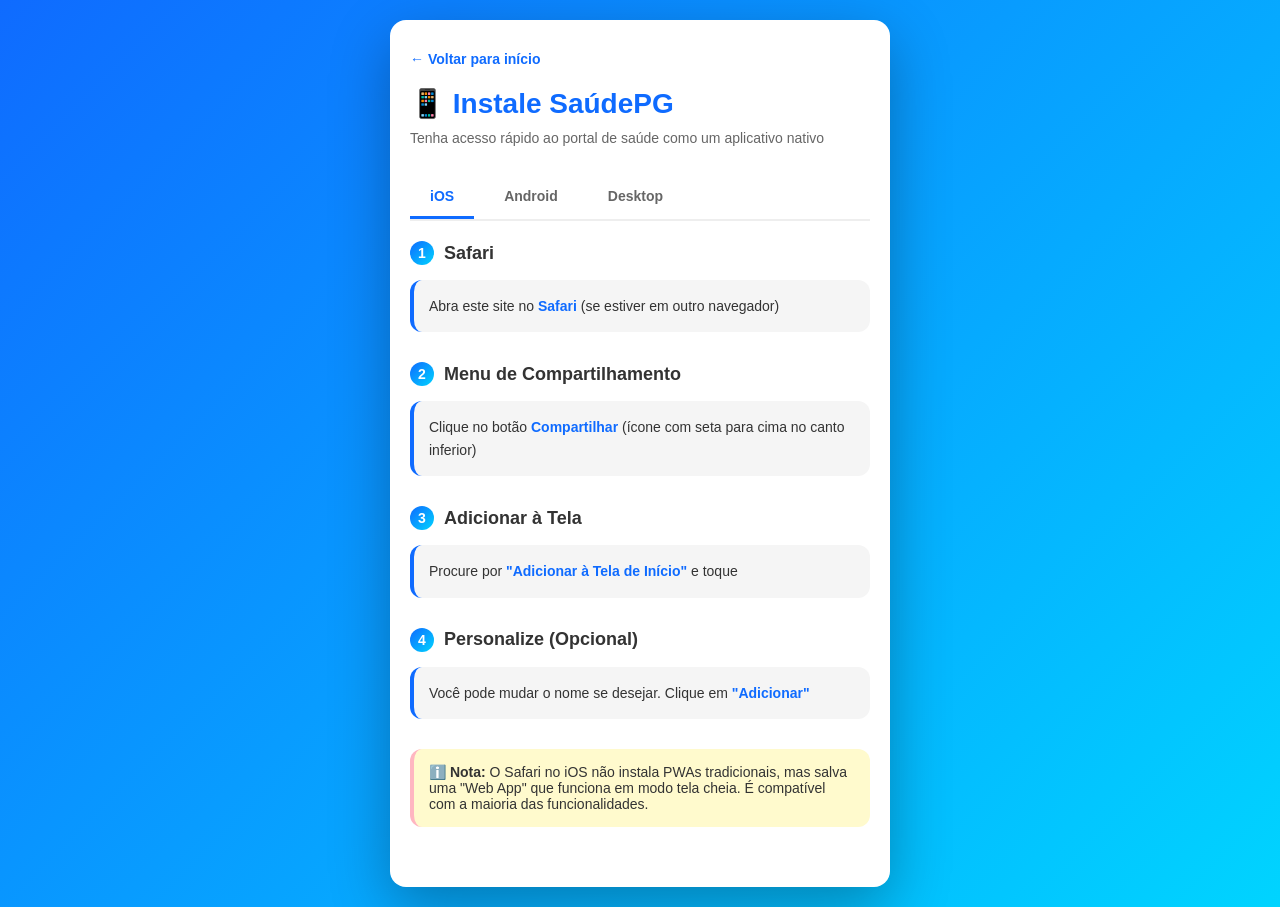
<file: instalar.html>
<!DOCTYPE html>
<html lang="pt-BR">
<head>
    <script src="base-config.js"></script>
    <meta charset="UTF-8">
    <meta name="viewport" content="width=device-width, initial-scale=1.0">
    <title>Como Instalar - SaúdePG</title>
    <style>
        * {
            margin: 0;
            padding: 0;
            box-sizing: border-box;
        }
        body {
            font-family: -apple-system, BlinkMacSystemFont, 'Segoe UI', 'Helvetica Neue', sans-serif;
            background: linear-gradient(135deg, #0F6BFF 0%, #00D4FF 100%);
            min-height: 100vh;
            padding: 20px;
            display: flex;
            align-items: center;
            justify-content: center;
        }
        .container {
            background: white;
            border-radius: 16px;
            padding: 30px 20px;
            max-width: 500px;
            box-shadow: 0 20px 60px rgba(0, 0, 0, 0.3);
        }
        h1 {
            color: #0F6BFF;
            margin-bottom: 10px;
            font-size: 28px;
        }
        .subtitle {
            color: #666;
            margin-bottom: 30px;
            font-size: 14px;
        }
        .section {
            margin-bottom: 30px;
        }
        .section h2 {
            color: #333;
            font-size: 18px;
            margin-bottom: 15px;
            display: flex;
            align-items: center;
            gap: 10px;
        }
        .icon {
            width: 24px;
            height: 24px;
            background: linear-gradient(135deg, #0F6BFF, #00D4FF);
            border-radius: 50%;
            display: flex;
            align-items: center;
            justify-content: center;
            color: white;
            font-weight: bold;
            font-size: 14px;
        }
        .step {
            background: #f5f5f5;
            padding: 15px;
            border-radius: 12px;
            margin-bottom: 12px;
            border-left: 4px solid #0F6BFF;
        }
        .step p {
            color: #333;
            line-height: 1.6;
            font-size: 14px;
        }
        .step strong {
            color: #0F6BFF;
        }
        .device-tabs {
            display: flex;
            gap: 10px;
            margin-bottom: 20px;
            border-bottom: 2px solid #eee;
        }
        .tab {
            padding: 12px 20px;
            background: none;
            border: none;
            cursor: pointer;
            color: #666;
            font-weight: 600;
            border-bottom: 3px solid transparent;
            transition: all 0.3s;
            font-size: 14px;
        }
        .tab.active {
            color: #0F6BFF;
            border-bottom-color: #0F6BFF;
        }
        .content {
            display: none;
        }
        .content.active {
            display: block;
        }
        .back-button {
            display: inline-flex;
            align-items: center;
            gap: 8px;
            color: #0F6BFF;
            text-decoration: none;
            font-weight: 600;
            margin-bottom: 20px;
            font-size: 14px;
        }
        .back-button:hover {
            text-decoration: underline;
        }
    </style>
</head>
<body>
    <div class="container">
        <a href="index.html" class="back-button">← Voltar para início</a>
        
        <h1>📱 Instale SaúdePG</h1>
        <p class="subtitle">Tenha acesso rápido ao portal de saúde como um aplicativo nativo</p>

        <div class="device-tabs">
            <button class="tab active" onclick="switchTab('ios')">iOS</button>
            <button class="tab" onclick="switchTab('android')">Android</button>
            <button class="tab" onclick="switchTab('desktop')">Desktop</button>
        </div>

        <div id="ios" class="content active">
            <div class="section">
                <h2><span class="icon">1</span>Safari</h2>
                <div class="step">
                    <p>Abra este site no <strong>Safari</strong> (se estiver em outro navegador)</p>
                </div>
            </div>

            <div class="section">
                <h2><span class="icon">2</span>Menu de Compartilhamento</h2>
                <div class="step">
                    <p>Clique no botão <strong>Compartilhar</strong> (ícone com seta para cima no canto inferior)</p>
                </div>
            </div>

            <div class="section">
                <h2><span class="icon">3</span>Adicionar à Tela</h2>
                <div class="step">
                    <p>Procure por <strong>"Adicionar à Tela de Início"</strong> e toque</p>
                </div>
            </div>

            <div class="section">
                <h2><span class="icon">4</span>Personalize (Opcional)</h2>
                <div class="step">
                    <p>Você pode mudar o nome se desejar. Clique em <strong>"Adicionar"</strong></p>
                </div>
            </div>

            <div class="section" style="background: #fffacd; padding: 15px; border-radius: 12px; border-left: 4px solid #FFB6C1;">
                <p style="color: #333; font-size: 14px; margin: 0;"><strong>ℹ️ Nota:</strong> O Safari no iOS não instala PWAs tradicionais, mas salva uma "Web App" que funciona em modo tela cheia. É compatível com a maioria das funcionalidades.</p>
            </div>
        </div>

  
        <div id="android" class="content">
            <div class="section">
                <h2><span class="icon">1</span>Menu do Navegador</h2>
                <div class="step">
                    <p>Clique no menu (três pontos ou ≡) no seu navegador</p>
                </div>
            </div>

            <div class="section">
                <h2><span class="icon">2</span>Instalar App</h2>
                <div class="step">
                    <p>Procure por <strong>"Instalar aplicativo"</strong> ou <strong>"Adicionar à tela inicial"</strong></p>
                </div>
            </div>

            <div class="section">
                <h2><span class="icon">3</span>Confirme</h2>
                <div class="step">
                    <p>Toque em <strong>"Instalar"</strong> para confirmar</p>
                </div>
            </div>

            <div class="section">
                <h2><span class="icon">4</span>Pronto!</h2>
                <div class="step">
                    <p>O aplicativo será instalado no seu launcher e funcionará como um app nativo</p>
                </div>
            </div>
        </div>


        <div id="desktop" class="content">
            <div class="section">
                <h2><span class="icon">1</span>Chrome / Edge</h2>
                <div class="step">
                    <p>Procure pelo <strong>ícone de instalação</strong> na barra de endereço (normalmente no lado direito)</p>
                </div>
            </div>

            <div class="section">
                <h2><span class="icon">2</span>Menu</h2>
                <div class="step">
                    <p>Ou vá em Menu (≡) → <strong>"Instalar 'SaúdePG'"</strong></p>
                </div>
            </div>

            <div class="section">
                <h2><span class="icon">3</span>Confirme</h2>
                <div class="step">
                    <p>Clique em <strong>"Instalar"</strong></p>
                </div>
            </div>

            <div class="section">
                <h2><span class="icon">4</span>Use em Janela Separada</h2>
                <div class="step">
                    <p>O aplicativo será aberto em uma janela separada sem a barra de endereço</p>
                </div>
            </div>
        </div>
    </div>

    <script>
        function switchTab(tabName) {

            document.querySelectorAll('.content').forEach(el => {
                el.classList.remove('active');
            });
            document.querySelectorAll('.tab').forEach(el => {
                el.classList.remove('active');
            });

            document.getElementById(tabName).classList.add('active');
            event.target.classList.add('active');
        }
    </script>
</body>
</html>
</file>
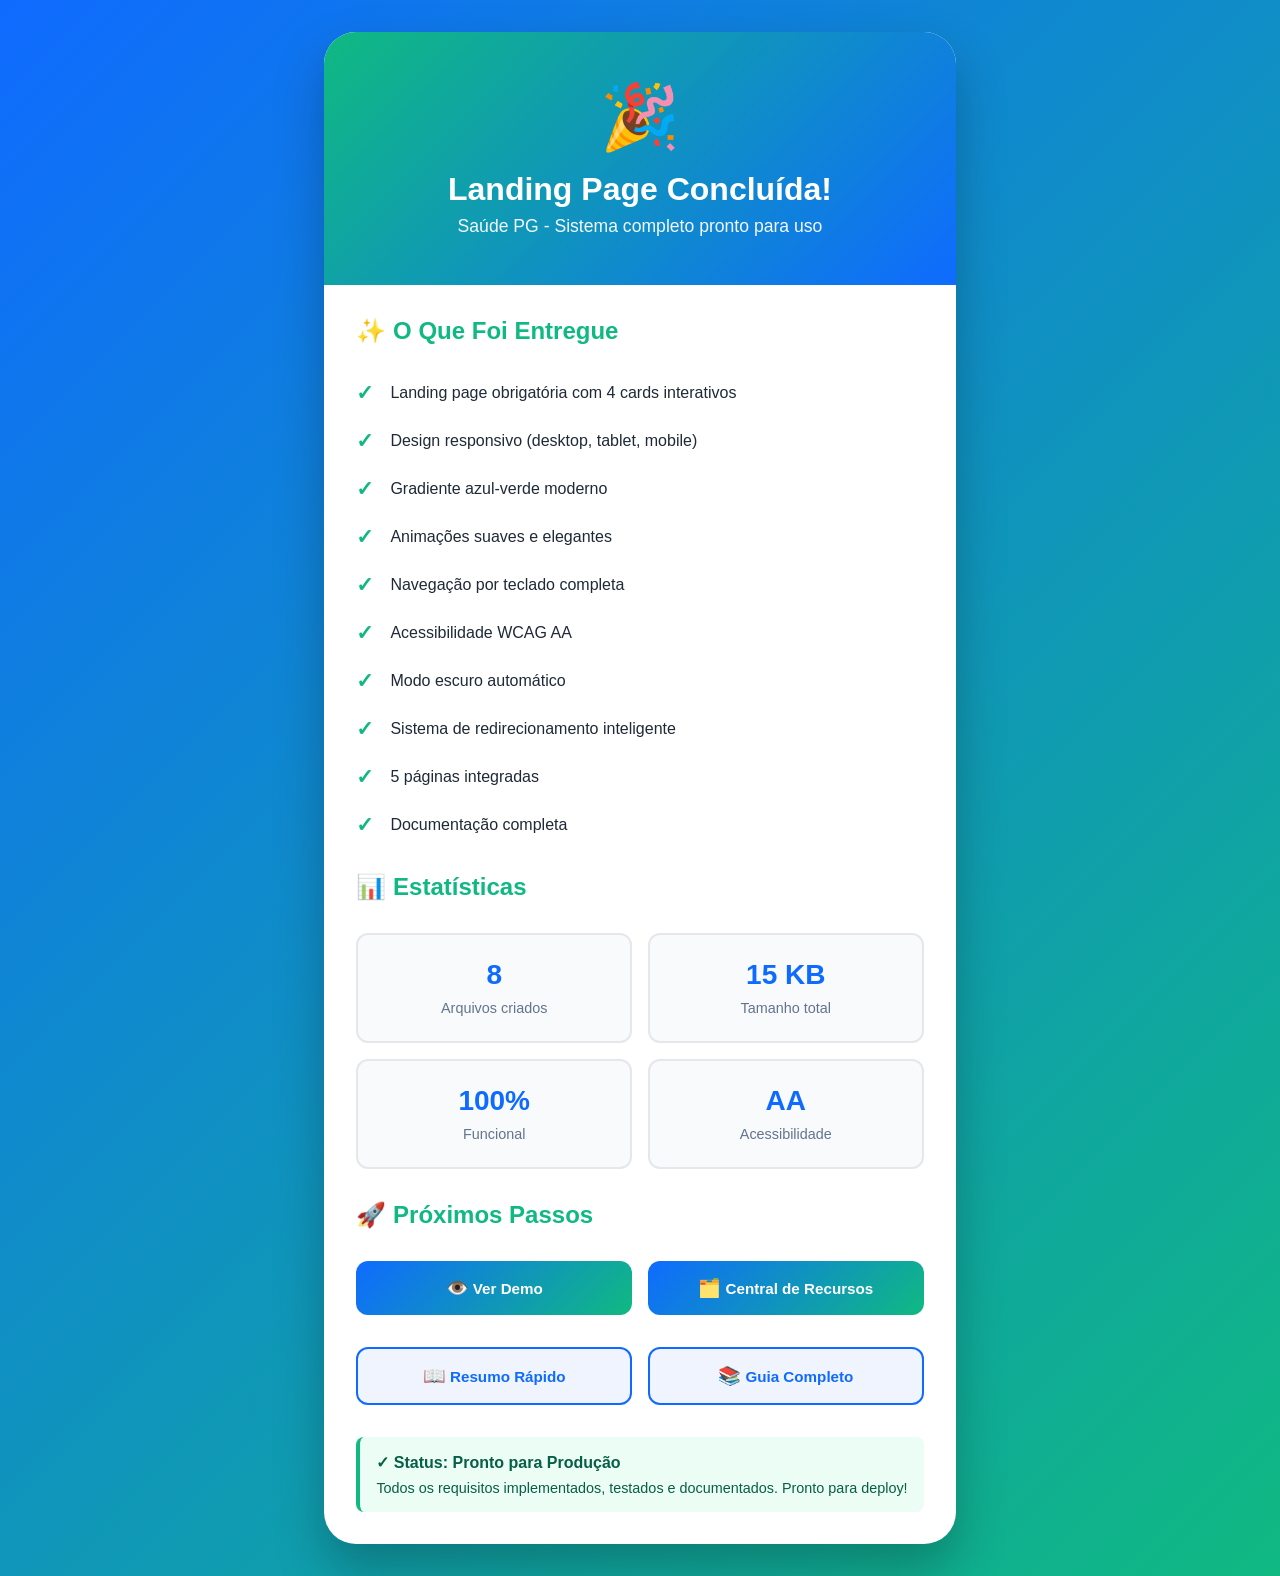
<file: landing-completo.html>
<!DOCTYPE html>
<html lang="pt-BR">
<head>
    <meta charset="UTF-8">
    <meta name="viewport" content="width=device-width, initial-scale=1.0">
    <title>✅ Landing Page Concluída - Saúde PG</title>
    <style>
        * { margin: 0; padding: 0; box-sizing: border-box; }
        
        body {
            font-family: 'Inter', -apple-system, BlinkMacSystemFont, 'Segoe UI', sans-serif;
            background: linear-gradient(135deg, #0F6BFF 0%, #10B981 100%);
            min-height: 100vh;
            padding: 2rem;
            display: flex;
            align-items: center;
            justify-content: center;
        }

        .success-container {
            background: white;
            border-radius: 2rem;
            box-shadow: 0 25px 50px rgba(0, 0, 0, 0.25);
            max-width: 700px;
            overflow: hidden;
            animation: slideUp 0.8s ease-out;
        }

        @keyframes slideUp {
            from {
                opacity: 0;
                transform: translateY(40px);
            }
            to {
                opacity: 1;
                transform: translateY(0);
            }
        }

        .success-header {
            background: linear-gradient(135deg, #10B981 0%, #0F6BFF 100%);
            color: white;
            padding: 3rem 2rem;
            text-align: center;
        }

        .success-icon {
            font-size: 4rem;
            margin-bottom: 1rem;
            animation: bounce 0.8s ease-out;
        }

        @keyframes bounce {
            0%, 100% { transform: scale(1); }
            50% { transform: scale(1.1); }
        }

        .success-header h1 {
            font-size: 2rem;
            font-weight: 800;
            margin-bottom: 0.5rem;
        }

        .success-header p {
            font-size: 1.1rem;
            opacity: 0.95;
        }

        .success-content {
            padding: 2rem;
        }

        .success-content h2 {
            color: #10B981;
            font-size: 1.5rem;
            margin-bottom: 1rem;
        }

        .checklist {
            list-style: none;
            margin: 1.5rem 0;
        }

        .checklist li {
            padding: 0.75rem 0;
            display: flex;
            align-items: center;
            color: #1f2937;
        }

        .checklist li:before {
            content: '✓';
            color: #10b981;
            font-weight: bold;
            margin-right: 1rem;
            font-size: 1.3rem;
        }

        .button-group {
            display: grid;
            grid-template-columns: 1fr 1fr;
            gap: 1rem;
            margin: 2rem 0;
        }

        .btn {
            padding: 1rem;
            border: none;
            border-radius: 0.75rem;
            font-weight: 600;
            cursor: pointer;
            text-decoration: none;
            text-align: center;
            transition: all 0.3s ease;
            font-size: 0.95rem;
        }

        .btn-primary {
            background: linear-gradient(135deg, #0F6BFF 0%, #10B981 100%);
            color: white;
        }

        .btn-primary:hover {
            transform: translateY(-2px);
            box-shadow: 0 8px 16px rgba(15, 107, 255, 0.3);
        }

        .btn-secondary {
            background: #f0f4ff;
            color: #0F6BFF;
            border: 2px solid #0F6BFF;
        }

        .btn-secondary:hover {
            background: #0F6BFF;
            color: white;
        }

        .stats {
            display: grid;
            grid-template-columns: repeat(2, 1fr);
            gap: 1rem;
            margin: 2rem 0;
        }

        .stat-item {
            background: #f8fafc;
            padding: 1.5rem;
            border-radius: 0.75rem;
            text-align: center;
            border: 2px solid #e5e7eb;
        }

        .stat-item strong {
            font-size: 1.75rem;
            color: #0F6BFF;
            display: block;
            margin-bottom: 0.5rem;
        }

        .stat-item span {
            color: #64748b;
            font-size: 0.9rem;
        }

        .emoji { font-size: 1.2em; }

        @media (max-width: 600px) {
            .success-header { padding: 2rem 1.5rem; }
            .success-content { padding: 1.5rem; }
            .success-icon { font-size: 3rem; }
            .success-header h1 { font-size: 1.5rem; }
            .button-group { grid-template-columns: 1fr; }
        }
    </style>
</head>
<body>
    <div class="success-container">
        <div class="success-header">
            <div class="success-icon">🎉</div>
            <h1>Landing Page Concluída!</h1>
            <p>Saúde PG - Sistema completo pronto para uso</p>
        </div>

        <div class="success-content">
            <h2>✨ O Que Foi Entregue</h2>
            <ul class="checklist">
                <li>Landing page obrigatória com 4 cards interativos</li>
                <li>Design responsivo (desktop, tablet, mobile)</li>
                <li>Gradiente azul-verde moderno</li>
                <li>Animações suaves e elegantes</li>
                <li>Navegação por teclado completa</li>
                <li>Acessibilidade WCAG AA</li>
                <li>Modo escuro automático</li>
                <li>Sistema de redirecionamento inteligente</li>
                <li>5 páginas integradas</li>
                <li>Documentação completa</li>
            </ul>

            <h2>📊 Estatísticas</h2>
            <div class="stats">
                <div class="stat-item">
                    <strong>8</strong>
                    <span>Arquivos criados</span>
                </div>
                <div class="stat-item">
                    <strong>15 KB</strong>
                    <span>Tamanho total</span>
                </div>
                <div class="stat-item">
                    <strong>100%</strong>
                    <span>Funcional</span>
                </div>
                <div class="stat-item">
                    <strong>AA</strong>
                    <span>Acessibilidade</span>
                </div>
            </div>

            <h2>🚀 Próximos Passos</h2>
            <div class="button-group">
                <a href="landing.html" class="btn btn-primary">
                    <span class="emoji">👁️</span> Ver Demo
                </a>
                <a href="landing-index.html" class="btn btn-primary">
                    <span class="emoji">🗂️</span> Central de Recursos
                </a>
            </div>

            <div class="button-group">
                <a href="LANDING_README.md" class="btn btn-secondary">
                    <span class="emoji">📖</span> Resumo Rápido
                </a>
                <a href="LANDING_PAGE_GUIA.md" class="btn btn-secondary">
                    <span class="emoji">📚</span> Guia Completo
                </a>
            </div>

            <div style="background: #ecfdf5; border-left: 4px solid #10B981; padding: 1rem; border-radius: 0.5rem; margin-top: 2rem; color: #065f46;">
                <strong>✓ Status: Pronto para Produção</strong>
                <p style="font-size: 0.9rem; margin-top: 0.5rem;">Todos os requisitos implementados, testados e documentados. Pronto para deploy!</p>
            </div>
        </div>
    </div>
</body>
</html>
</file>
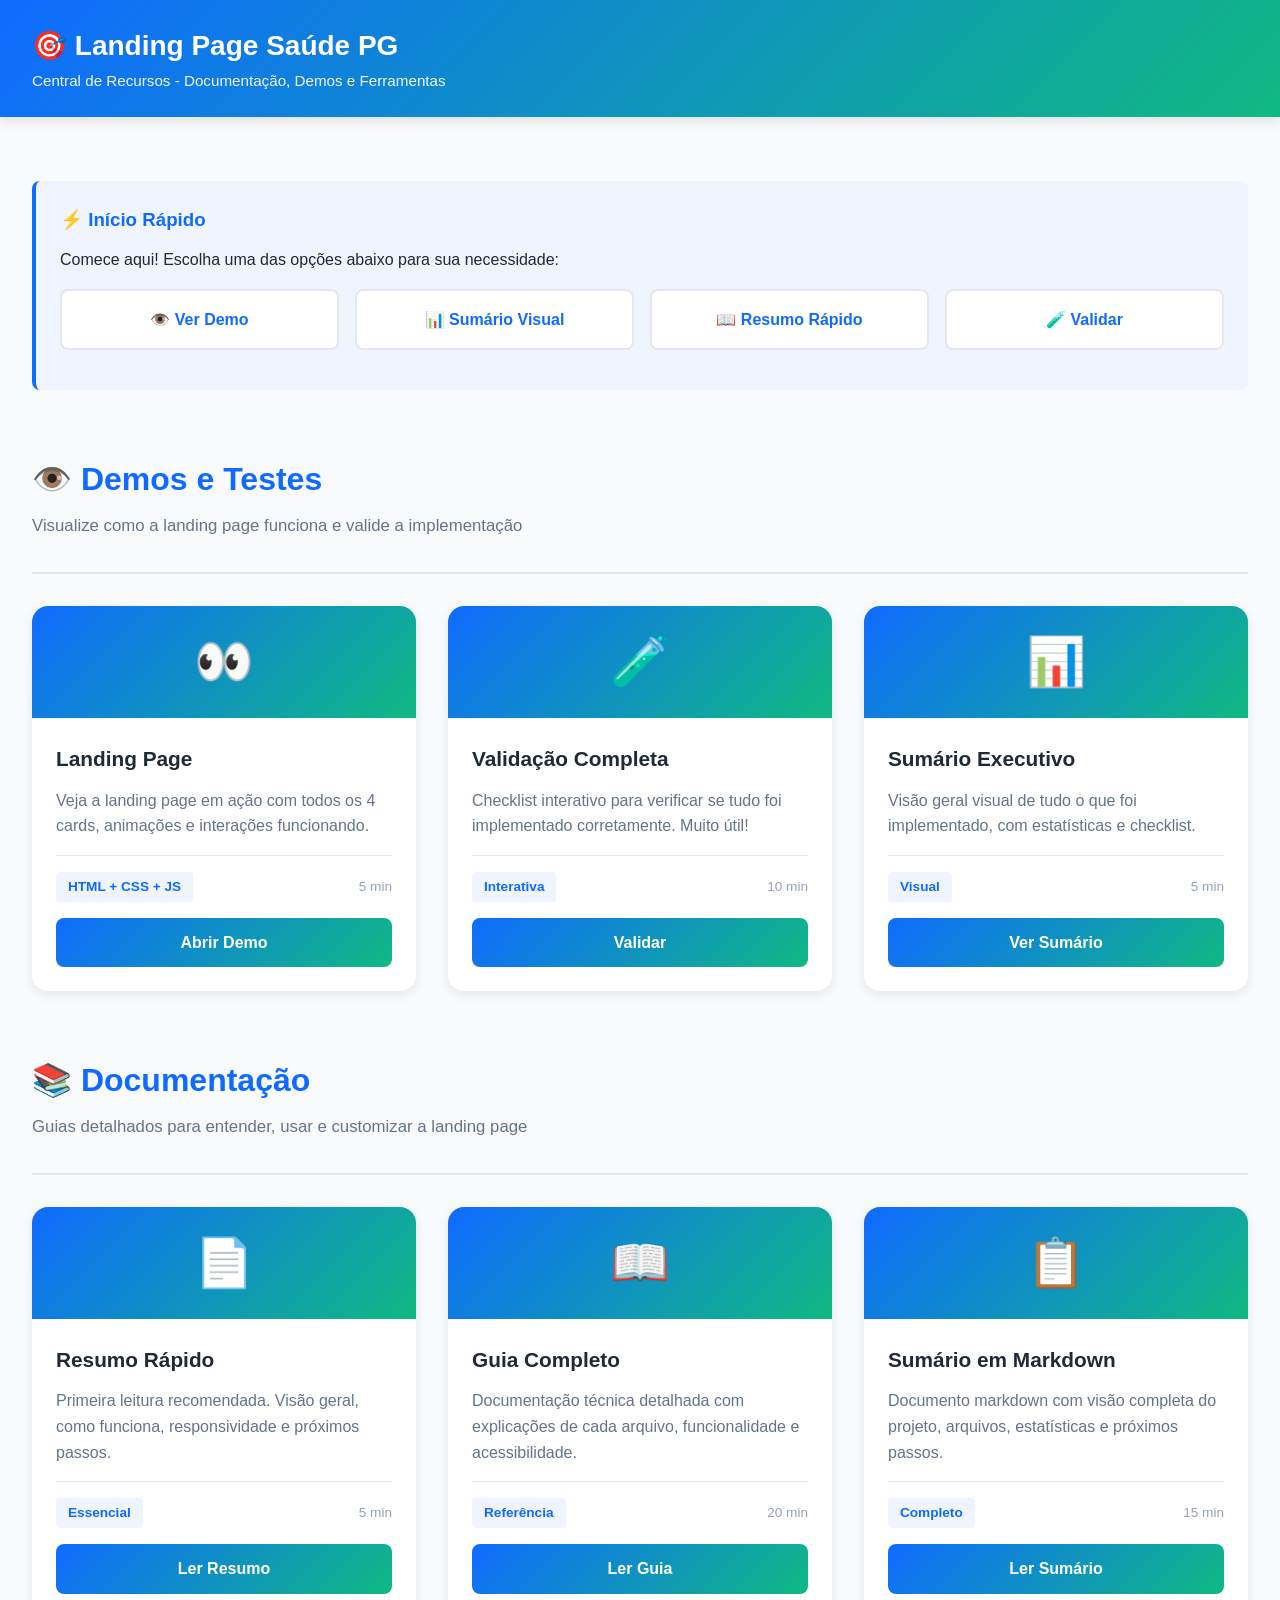
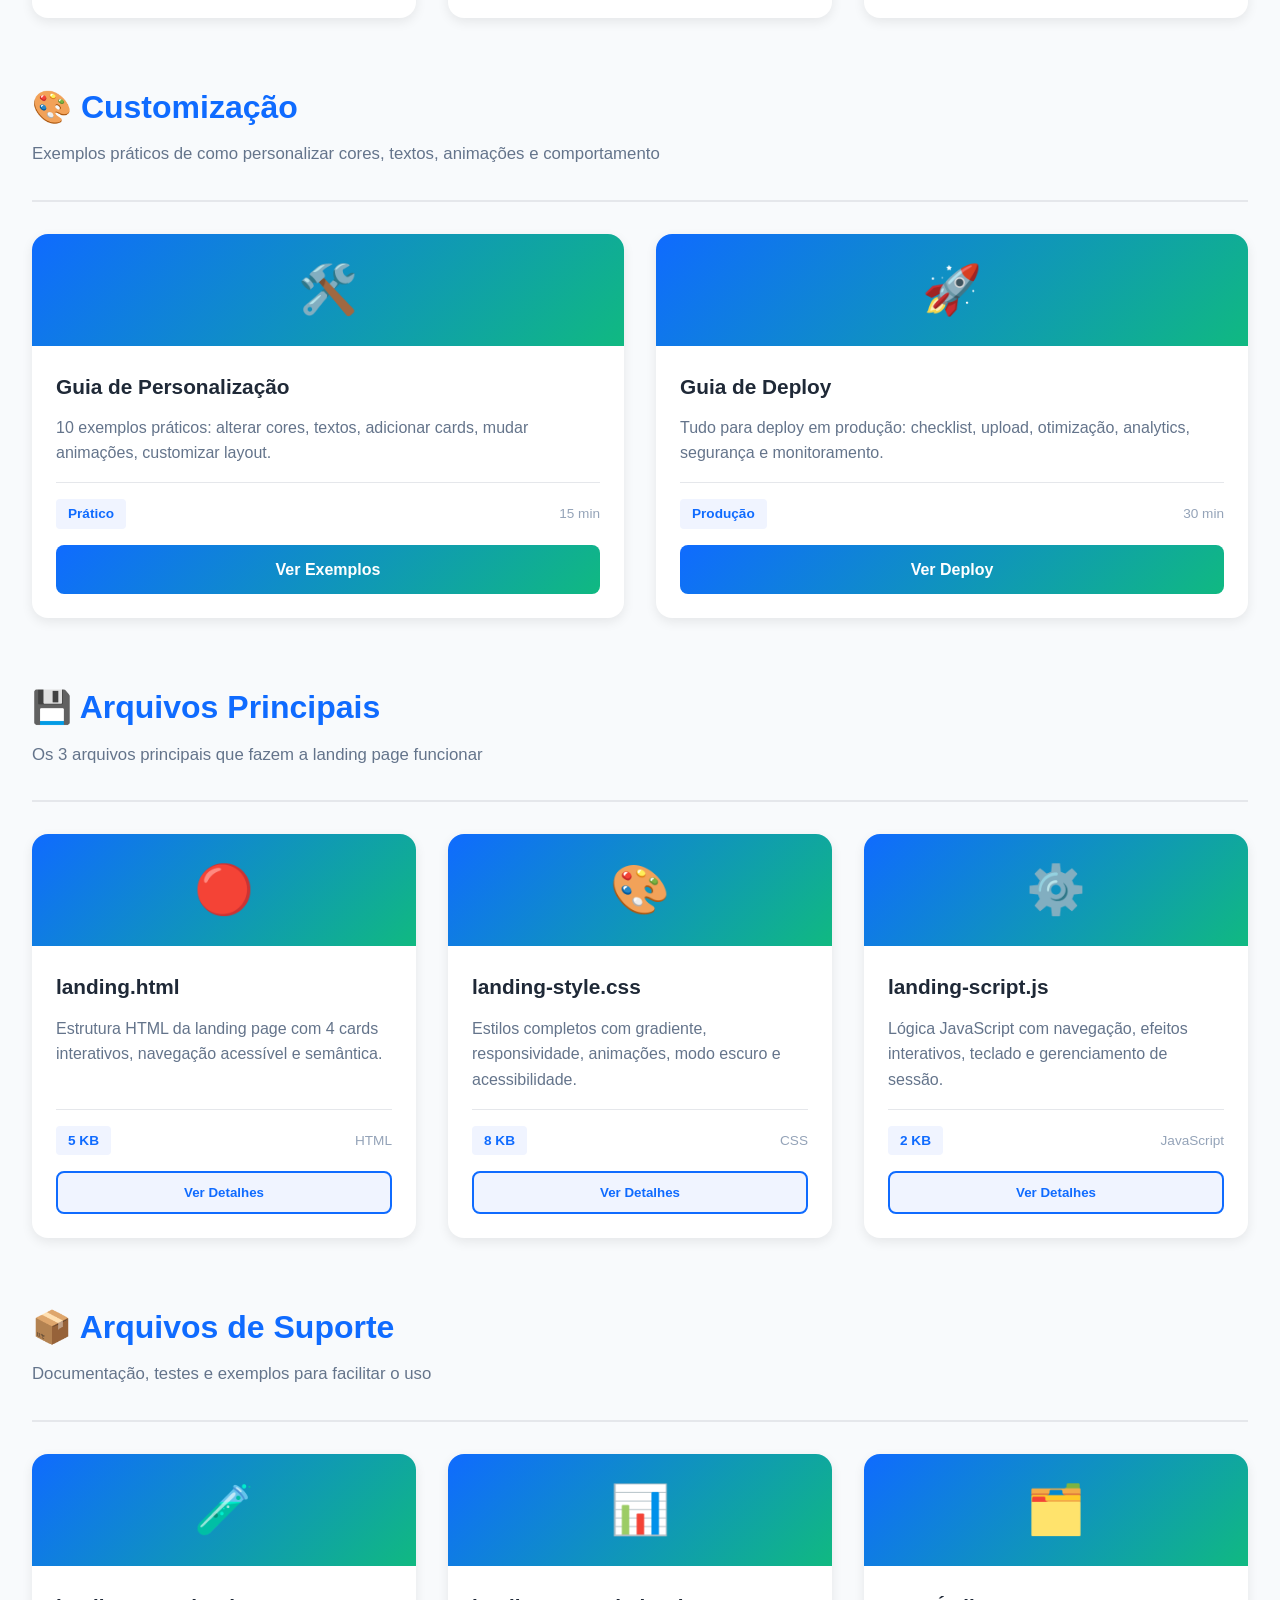
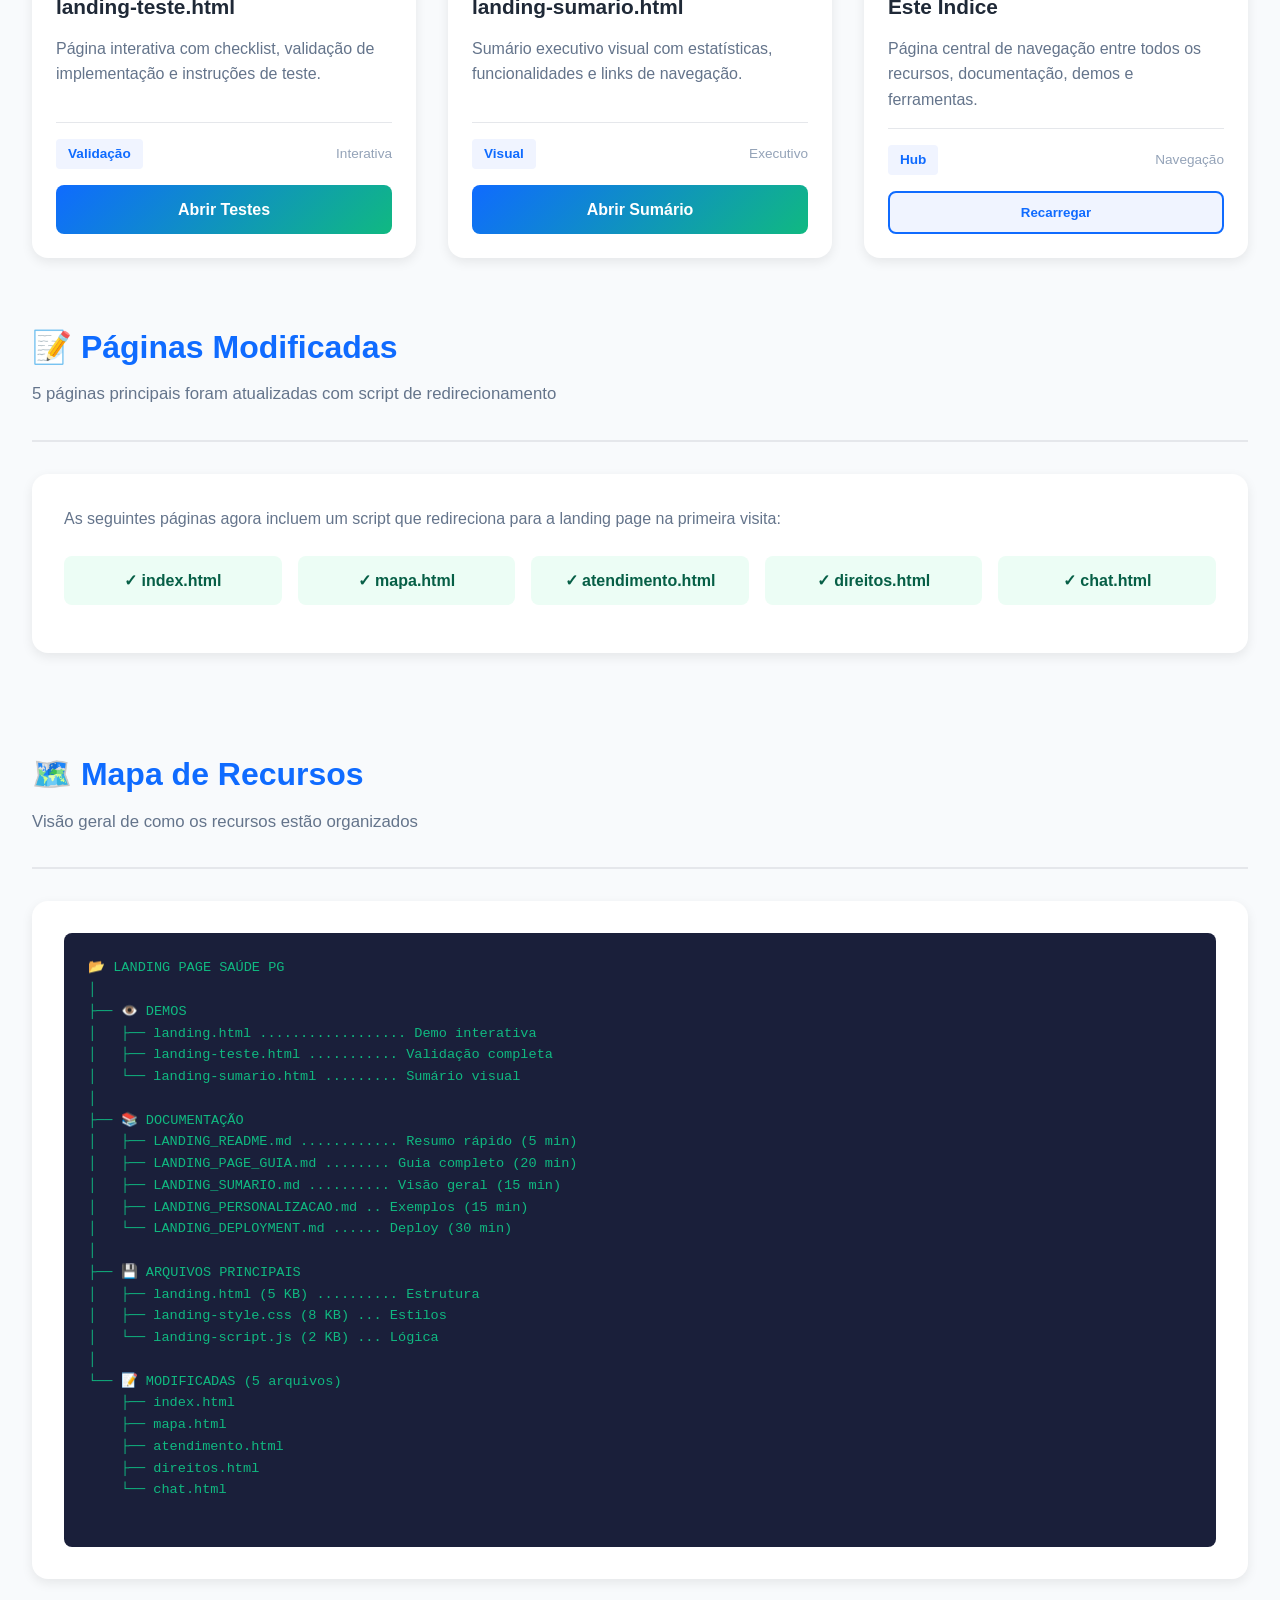
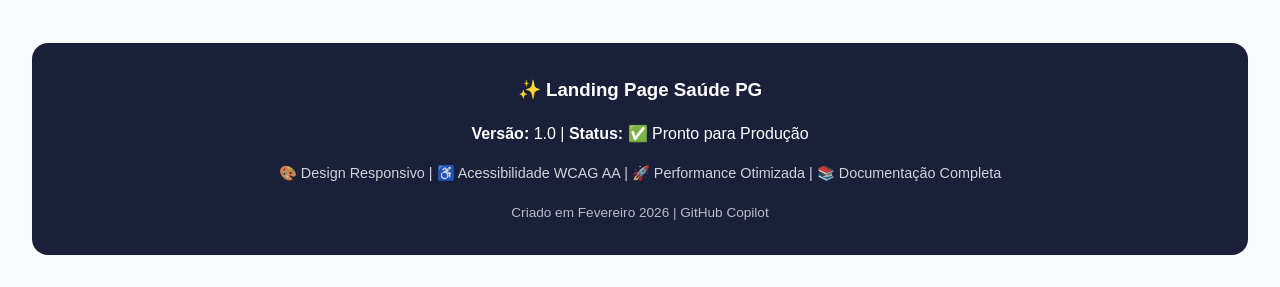
<file: landing-index.html>
<!-- 
LANDING PAGE - ÍNDICE VISUAL
Página central de navegação entre documentação, demos e recursos
-->

<!DOCTYPE html>
<html lang="pt-BR">
<head>
    <meta charset="UTF-8">
    <meta name="viewport" content="width=device-width, initial-scale=1.0">
    <title>Landing Page Saúde PG - Central de Recursos</title>
    <style>
        * {
            margin: 0;
            padding: 0;
            box-sizing: border-box;
        }

        body {
            font-family: 'Inter', -apple-system, BlinkMacSystemFont, 'Segoe UI', sans-serif;
            background: #f8fafc;
            color: #1f2937;
            line-height: 1.6;
        }

        .navbar {
            background: linear-gradient(135deg, #0F6BFF 0%, #10B981 100%);
            color: white;
            padding: 1.5rem 2rem;
            box-shadow: 0 4px 12px rgba(0, 0, 0, 0.1);
        }

        .navbar-content {
            max-width: 1400px;
            margin: 0 auto;
        }

        .navbar h1 {
            font-size: 1.75rem;
            font-weight: 800;
        }

        .navbar p {
            opacity: 0.95;
            font-size: 0.95rem;
        }

        .container {
            max-width: 1400px;
            margin: 0 auto;
            padding: 2rem;
        }

        .grid {
            display: grid;
            grid-template-columns: repeat(auto-fit, minmax(320px, 1fr));
            gap: 2rem;
            margin: 2rem 0;
        }

        .card {
            background: white;
            border-radius: 1rem;
            overflow: hidden;
            box-shadow: 0 4px 12px rgba(0, 0, 0, 0.08);
            transition: all 0.3s cubic-bezier(0.4, 0, 0.2, 1);
            display: flex;
            flex-direction: column;
        }

        .card:hover {
            transform: translateY(-8px);
            box-shadow: 0 16px 32px rgba(0, 0, 0, 0.15);
        }

        .card-header {
            background: linear-gradient(135deg, #0F6BFF 0%, #10B981 100%);
            color: white;
            padding: 2rem 1.5rem;
            text-align: center;
            font-size: 3rem;
            line-height: 1;
        }

        .card-content {
            padding: 1.5rem;
            flex: 1;
            display: flex;
            flex-direction: column;
        }

        .card h2 {
            font-size: 1.3rem;
            margin-bottom: 0.75rem;
            color: #1f2937;
        }

        .card-desc {
            color: #64748b;
            margin-bottom: 1rem;
            flex: 1;
        }

        .card-meta {
            display: flex;
            justify-content: space-between;
            align-items: center;
            font-size: 0.85rem;
            color: #94a3b8;
            margin-bottom: 1rem;
            padding-top: 1rem;
            border-top: 1px solid #e5e7eb;
        }

        .tag {
            background: #f0f4ff;
            color: #0F6BFF;
            padding: 0.25rem 0.75rem;
            border-radius: 0.25rem;
            font-weight: 600;
        }

        .btn {
            display: inline-block;
            padding: 0.75rem 1.5rem;
            border-radius: 0.5rem;
            text-decoration: none;
            font-weight: 600;
            text-align: center;
            transition: all 0.3s ease;
            border: none;
            cursor: pointer;
        }

        .btn-primary {
            background: linear-gradient(135deg, #0F6BFF 0%, #10B981 100%);
            color: white;
        }

        .btn-primary:hover {
            transform: scale(1.05);
            box-shadow: 0 8px 16px rgba(15, 107, 255, 0.3);
        }

        .btn-secondary {
            background: #f0f4ff;
            color: #0F6BFF;
            border: 2px solid #0F6BFF;
        }

        .btn-secondary:hover {
            background: #0F6BFF;
            color: white;
        }

        .section-header {
            padding: 2rem 0;
            border-bottom: 2px solid #e5e7eb;
            margin-bottom: 2rem;
        }

        .section-header h2 {
            font-size: 2rem;
            color: #0F6BFF;
            margin-bottom: 0.5rem;
        }

        .section-header p {
            color: #64748b;
            font-size: 1.05rem;
        }

        .row-highlight {
            background: #f0f4ff;
            border-left: 4px solid #0F6BFF;
            padding: 1.5rem;
            border-radius: 0.5rem;
            margin: 2rem 0;
        }

        .row-highlight h3 {
            color: #0F6BFF;
            margin-bottom: 0.75rem;
        }

        .quick-access {
            display: grid;
            grid-template-columns: repeat(auto-fit, minmax(200px, 1fr));
            gap: 1rem;
            margin: 1rem 0;
        }

        .quick-link {
            background: white;
            border: 2px solid #e5e7eb;
            padding: 1rem;
            border-radius: 0.5rem;
            text-decoration: none;
            color: #0F6BFF;
            font-weight: 600;
            transition: all 0.3s ease;
            text-align: center;
        }

        .quick-link:hover {
            border-color: #0F6BFF;
            background: #f0f4ff;
            transform: translateY(-2px);
        }

        .footer {
            background: #1a1f3a;
            color: white;
            padding: 2rem;
            margin-top: 4rem;
            text-align: center;
            border-radius: 1rem;
        }

        .emoji {
            font-size: 0.95em;
            margin-right: 0.25rem;
        }

        @media (max-width: 768px) {
            .container {
                padding: 1rem;
            }

            .navbar h1 {
                font-size: 1.3rem;
            }

            .grid {
                grid-template-columns: 1fr;
                gap: 1.5rem;
            }

            .section-header h2 {
                font-size: 1.5rem;
            }
        }
    </style>
</head>
<body>
    <!-- Navbar -->
    <div class="navbar">
        <div class="navbar-content">
            <h1>🎯 Landing Page Saúde PG</h1>
            <p>Central de Recursos - Documentação, Demos e Ferramentas</p>
        </div>
    </div>

    <div class="container">
        <!-- Quick Start -->
        <div class="row-highlight">
            <h3>⚡ Início Rápido</h3>
            <p>Comece aqui! Escolha uma das opções abaixo para sua necessidade:</p>
            <div class="quick-access">
                <a href="landing.html" class="quick-link">👁️ Ver Demo</a>
                <a href="landing-sumario.html" class="quick-link">📊 Sumário Visual</a>
                <a href="LANDING_README.md" class="quick-link">📖 Resumo Rápido</a>
                <a href="landing-teste.html" class="quick-link">🧪 Validar</a>
            </div>
        </div>

        <!-- Seção: Demos e Testes -->
        <div class="section-header">
            <h2>👁️ Demos e Testes</h2>
            <p>Visualize como a landing page funciona e valide a implementação</p>
        </div>

        <div class="grid">
            <div class="card">
                <div class="card-header">👀</div>
                <div class="card-content">
                    <h2>Landing Page</h2>
                    <p class="card-desc">
                        Veja a landing page em ação com todos os 4 cards, animações e interações funcionando.
                    </p>
                    <div class="card-meta">
                        <span class="tag">HTML + CSS + JS</span>
                        <span>5 min</span>
                    </div>
                    <a href="landing.html" class="btn btn-primary">Abrir Demo</a>
                </div>
            </div>

            <div class="card">
                <div class="card-header">🧪</div>
                <div class="card-content">
                    <h2>Validação Completa</h2>
                    <p class="card-desc">
                        Checklist interativo para verificar se tudo foi implementado corretamente. Muito útil!
                    </p>
                    <div class="card-meta">
                        <span class="tag">Interativa</span>
                        <span>10 min</span>
                    </div>
                    <a href="landing-teste.html" class="btn btn-primary">Validar</a>
                </div>
            </div>

            <div class="card">
                <div class="card-header">📊</div>
                <div class="card-content">
                    <h2>Sumário Executivo</h2>
                    <p class="card-desc">
                        Visão geral visual de tudo o que foi implementado, com estatísticas e checklist.
                    </p>
                    <div class="card-meta">
                        <span class="tag">Visual</span>
                        <span>5 min</span>
                    </div>
                    <a href="landing-sumario.html" class="btn btn-primary">Ver Sumário</a>
                </div>
            </div>
        </div>

        <!-- Seção: Documentação -->
        <div class="section-header">
            <h2>📚 Documentação</h2>
            <p>Guias detalhados para entender, usar e customizar a landing page</p>
        </div>

        <div class="grid">
            <div class="card">
                <div class="card-header">📄</div>
                <div class="card-content">
                    <h2>Resumo Rápido</h2>
                    <p class="card-desc">
                        Primeira leitura recomendada. Visão geral, como funciona, responsividade e próximos passos.
                    </p>
                    <div class="card-meta">
                        <span class="tag">Essencial</span>
                        <span>5 min</span>
                    </div>
                    <a href="LANDING_README.md" class="btn btn-primary">Ler Resumo</a>
                </div>
            </div>

            <div class="card">
                <div class="card-header">📖</div>
                <div class="card-content">
                    <h2>Guia Completo</h2>
                    <p class="card-desc">
                        Documentação técnica detalhada com explicações de cada arquivo, funcionalidade e acessibilidade.
                    </p>
                    <div class="card-meta">
                        <span class="tag">Referência</span>
                        <span>20 min</span>
                    </div>
                    <a href="LANDING_PAGE_GUIA.md" class="btn btn-primary">Ler Guia</a>
                </div>
            </div>

            <div class="card">
                <div class="card-header">📋</div>
                <div class="card-content">
                    <h2>Sumário em Markdown</h2>
                    <p class="card-desc">
                        Documento markdown com visão completa do projeto, arquivos, estatísticas e próximos passos.
                    </p>
                    <div class="card-meta">
                        <span class="tag">Completo</span>
                        <span>15 min</span>
                    </div>
                    <a href="LANDING_SUMARIO.md" class="btn btn-primary">Ler Sumário</a>
                </div>
            </div>
        </div>

        <!-- Seção: Customização -->
        <div class="section-header">
            <h2>🎨 Customização</h2>
            <p>Exemplos práticos de como personalizar cores, textos, animações e comportamento</p>
        </div>

        <div class="grid">
            <div class="card">
                <div class="card-header">🛠️</div>
                <div class="card-content">
                    <h2>Guia de Personalização</h2>
                    <p class="card-desc">
                        10 exemplos práticos: alterar cores, textos, adicionar cards, mudar animações, customizar layout.
                    </p>
                    <div class="card-meta">
                        <span class="tag">Prático</span>
                        <span>15 min</span>
                    </div>
                    <a href="LANDING_PERSONALIZACAO.md" class="btn btn-primary">Ver Exemplos</a>
                </div>
            </div>

            <div class="card">
                <div class="card-header">🚀</div>
                <div class="card-content">
                    <h2>Guia de Deploy</h2>
                    <p class="card-desc">
                        Tudo para deploy em produção: checklist, upload, otimização, analytics, segurança e monitoramento.
                    </p>
                    <div class="card-meta">
                        <span class="tag">Produção</span>
                        <span>30 min</span>
                    </div>
                    <a href="LANDING_DEPLOYMENT.md" class="btn btn-primary">Ver Deploy</a>
                </div>
            </div>
        </div>

        <!-- Seção: Arquivos Principais -->
        <div class="section-header">
            <h2>💾 Arquivos Principais</h2>
            <p>Os 3 arquivos principais que fazem a landing page funcionar</p>
        </div>

        <div class="grid">
            <div class="card">
                <div class="card-header">🔴</div>
                <div class="card-content">
                    <h2>landing.html</h2>
                    <p class="card-desc">
                        Estrutura HTML da landing page com 4 cards interativos, navegação acessível e semântica.
                    </p>
                    <div class="card-meta">
                        <span class="tag">5 KB</span>
                        <span>HTML</span>
                    </div>
                    <button class="btn btn-secondary" onclick="alert('Arquivo: landing.html\\n\\nLocalização: c:\\Users\\907598\\Saúde\\Saude\\landing.html\\n\\n- Contém 4 cards com ícones\\n- aria-labels para acessibilidade\\n- Feather Icons importados\\n- Meta tags SEO')">Ver Detalhes</button>
                </div>
            </div>

            <div class="card">
                <div class="card-header">🎨</div>
                <div class="card-content">
                    <h2>landing-style.css</h2>
                    <p class="card-desc">
                        Estilos completos com gradiente, responsividade, animações, modo escuro e acessibilidade.
                    </p>
                    <div class="card-meta">
                        <span class="tag">8 KB</span>
                        <span>CSS</span>
                    </div>
                    <button class="btn btn-secondary" onclick="alert('Arquivo: landing-style.css\\n\\nLocalização: c:\\Users\\907598\\Saúde\\Saude\\landing-style.css\\n\\n- Variáveis CSS customizáveis\\n- Gradiente azul-verde\\n- Grid responsivo 2x2 → 1 coluna\\n- Animações suaves\\n- Modo escuro incluso')">Ver Detalhes</button>
                </div>
            </div>

            <div class="card">
                <div class="card-header">⚙️</div>
                <div class="card-content">
                    <h2>landing-script.js</h2>
                    <p class="card-desc">
                        Lógica JavaScript com navegação, efeitos interativos, teclado e gerenciamento de sessão.
                    </p>
                    <div class="card-meta">
                        <span class="tag">2 KB</span>
                        <span>JavaScript</span>
                    </div>
                    <button class="btn btn-secondary" onclick="alert('Arquivo: landing-script.js\\n\\nLocalização: c:\\Users\\907598\\Saúde\\Saude\\landing-script.js\\n\\n- Feather Icons init\\n- Event listeners (clique, teclado)\\n- Efeito ripple\\n- Redirecionamento inteligente\\n- sessionStorage management')">Ver Detalhes</button>
                </div>
            </div>
        </div>

        <!-- Seção: Arquivos de Suporte -->
        <div class="section-header">
            <h2>📦 Arquivos de Suporte</h2>
            <p>Documentação, testes e exemplos para facilitar o uso</p>
        </div>

        <div class="grid">
            <div class="card">
                <div class="card-header">🧪</div>
                <div class="card-content">
                    <h2>landing-teste.html</h2>
                    <p class="card-desc">
                        Página interativa com checklist, validação de implementação e instruções de teste.
                    </p>
                    <div class="card-meta">
                        <span class="tag">Validação</span>
                        <span>Interativa</span>
                    </div>
                    <a href="landing-teste.html" class="btn btn-primary">Abrir Testes</a>
                </div>
            </div>

            <div class="card">
                <div class="card-header">📊</div>
                <div class="card-content">
                    <h2>landing-sumario.html</h2>
                    <p class="card-desc">
                        Sumário executivo visual com estatísticas, funcionalidades e links de navegação.
                    </p>
                    <div class="card-meta">
                        <span class="tag">Visual</span>
                        <span>Executivo</span>
                    </div>
                    <a href="landing-sumario.html" class="btn btn-primary">Abrir Sumário</a>
                </div>
            </div>

            <div class="card">
                <div class="card-header">🗂️</div>
                <div class="card-content">
                    <h2>Este Índice</h2>
                    <p class="card-desc">
                        Página central de navegação entre todos os recursos, documentação, demos e ferramentas.
                    </p>
                    <div class="card-meta">
                        <span class="tag">Hub</span>
                        <span>Navegação</span>
                    </div>
                    <button class="btn btn-secondary" onclick="location.reload()">Recarregar</button>
                </div>
            </div>
        </div>

        <!-- Seção: Páginas Modificadas -->
        <div class="section-header">
            <h2>📝 Páginas Modificadas</h2>
            <p>5 páginas principais foram atualizadas com script de redirecionamento</p>
        </div>

        <div style="background: white; border-radius: 1rem; padding: 2rem; box-shadow: 0 4px 12px rgba(0, 0, 0, 0.08);">
            <p style="margin-bottom: 1.5rem; color: #64748b;">
                As seguintes páginas agora incluem um script que redireciona para a landing page na primeira visita:
            </p>
            <div class="quick-access">
                <span style="background: #ecfdf5; color: #065f46; padding: 0.75rem 1rem; border-radius: 0.5rem; text-align: center; font-weight: 600;">
                    ✓ index.html
                </span>
                <span style="background: #ecfdf5; color: #065f46; padding: 0.75rem 1rem; border-radius: 0.5rem; text-align: center; font-weight: 600;">
                    ✓ mapa.html
                </span>
                <span style="background: #ecfdf5; color: #065f46; padding: 0.75rem 1rem; border-radius: 0.5rem; text-align: center; font-weight: 600;">
                    ✓ atendimento.html
                </span>
                <span style="background: #ecfdf5; color: #065f46; padding: 0.75rem 1rem; border-radius: 0.5rem; text-align: center; font-weight: 600;">
                    ✓ direitos.html
                </span>
                <span style="background: #ecfdf5; color: #065f46; padding: 0.75rem 1rem; border-radius: 0.5rem; text-align: center; font-weight: 600;">
                    ✓ chat.html
                </span>
            </div>
        </div>

        <!-- Seção: Mapa Mental -->
        <div class="section-header" style="margin-top: 4rem;">
            <h2>🗺️ Mapa de Recursos</h2>
            <p>Visão geral de como os recursos estão organizados</p>
        </div>

        <div style="background: white; border-radius: 1rem; padding: 2rem; box-shadow: 0 4px 12px rgba(0, 0, 0, 0.08);">
            <pre style="background: #1a1f3a; color: #10b981; padding: 1.5rem; border-radius: 0.5rem; overflow-x: auto; font-size: 0.85rem;">
📂 LANDING PAGE SAÚDE PG
│
├── 👁️ DEMOS
│   ├── landing.html .................. Demo interativa
│   ├── landing-teste.html ........... Validação completa
│   └── landing-sumario.html ......... Sumário visual
│
├── 📚 DOCUMENTAÇÃO
│   ├── LANDING_README.md ............ Resumo rápido (5 min)
│   ├── LANDING_PAGE_GUIA.md ........ Guia completo (20 min)
│   ├── LANDING_SUMARIO.md .......... Visão geral (15 min)
│   ├── LANDING_PERSONALIZACAO.md .. Exemplos (15 min)
│   └── LANDING_DEPLOYMENT.md ...... Deploy (30 min)
│
├── 💾 ARQUIVOS PRINCIPAIS
│   ├── landing.html (5 KB) .......... Estrutura
│   ├── landing-style.css (8 KB) ... Estilos
│   └── landing-script.js (2 KB) ... Lógica
│
└── 📝 MODIFICADAS (5 arquivos)
    ├── index.html
    ├── mapa.html
    ├── atendimento.html
    ├── direitos.html
    └── chat.html
            </pre>
        </div>

        <!-- Footer -->
        <div class="footer">
            <h3 style="margin-bottom: 1rem;">✨ Landing Page Saúde PG</h3>
            <p><strong>Versão:</strong> 1.0 | <strong>Status:</strong> ✅ Pronto para Produção</p>
            <p style="margin-top: 1rem; font-size: 0.9rem; opacity: 0.8;">
                🎨 Design Responsivo | ♿ Acessibilidade WCAG AA | 🚀 Performance Otimizada | 📚 Documentação Completa
            </p>
            <p style="margin-top: 1rem; font-size: 0.85rem; opacity: 0.7;">
                Criado em Fevereiro 2026 | GitHub Copilot
            </p>
        </div>
    </div>
</body>
</html>
</file>
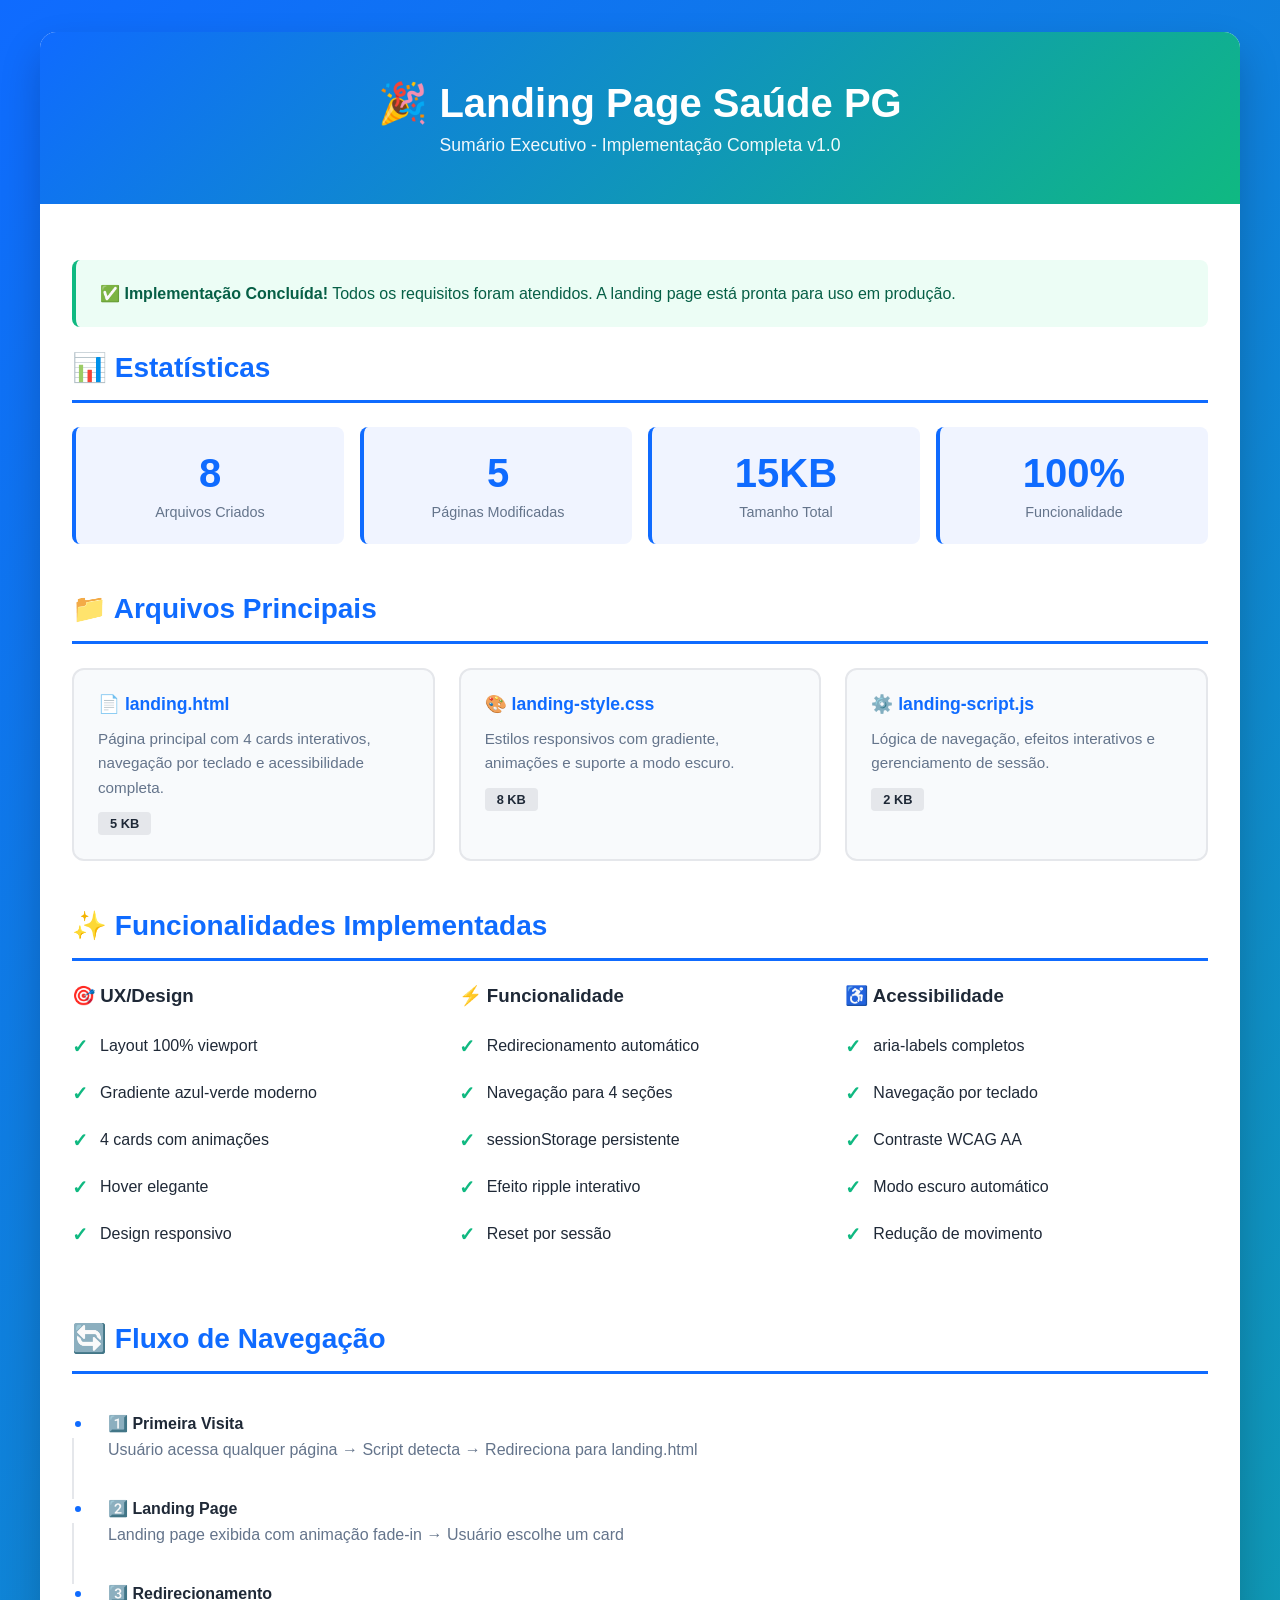
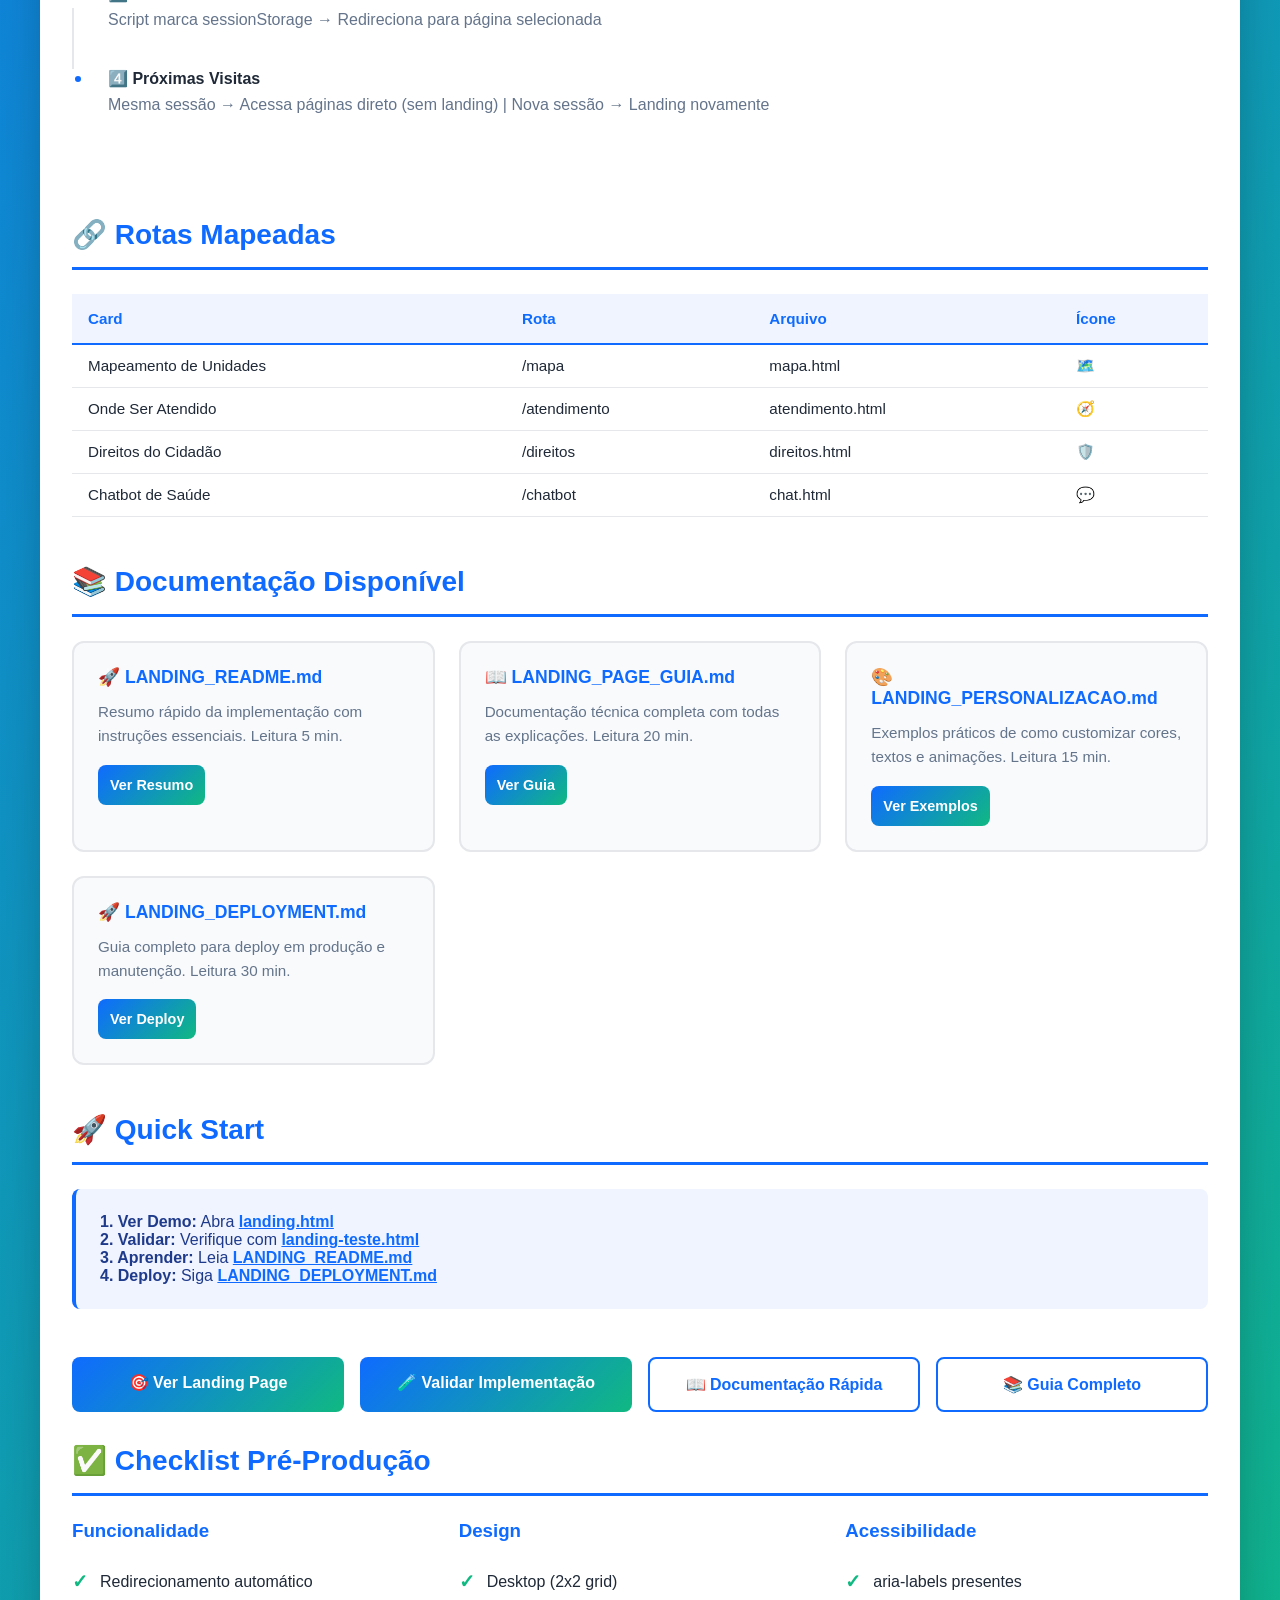
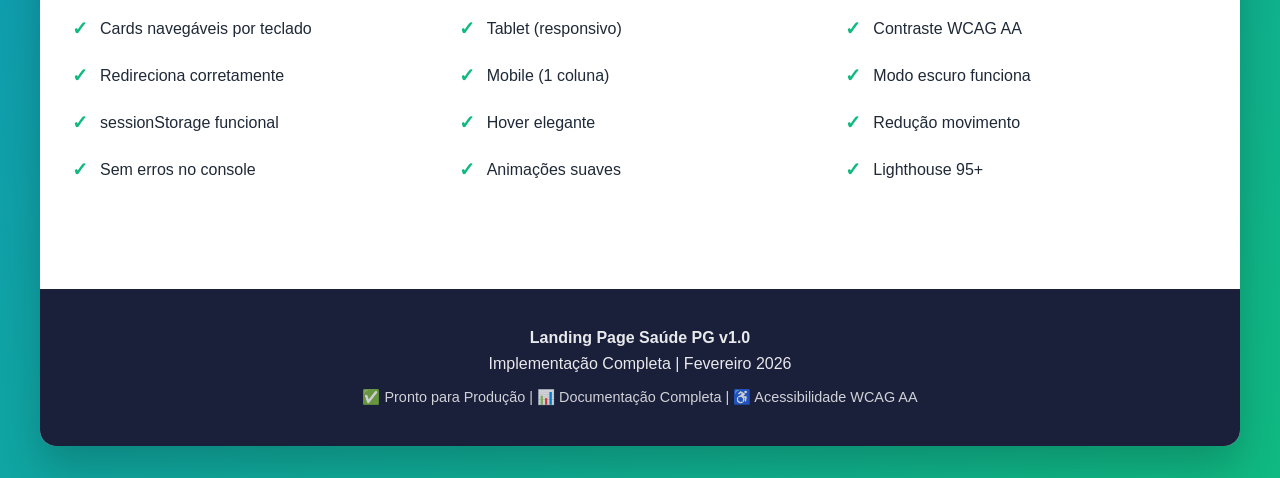
<file: landing-sumario.html>
<!DOCTYPE html>
<html lang="pt-BR">
<head>
    <meta charset="UTF-8">
    <meta name="viewport" content="width=device-width, initial-scale=1.0">
    <title>Landing Page Saúde PG - Sumário Executivo</title>
    <style>
        * {
            margin: 0;
            padding: 0;
            box-sizing: border-box;
        }

        body {
            font-family: 'Inter', -apple-system, BlinkMacSystemFont, 'Segoe UI', sans-serif;
            background: linear-gradient(135deg, #0F6BFF 0%, #10B981 100%);
            min-height: 100vh;
            padding: 2rem;
            color: #1f2937;
        }

        .container {
            max-width: 1200px;
            margin: 0 auto;
            background: white;
            border-radius: 1rem;
            box-shadow: 0 20px 40px rgba(0, 0, 0, 0.2);
            overflow: hidden;
        }

        .header {
            background: linear-gradient(135deg, #0F6BFF 0%, #10B981 100%);
            color: white;
            padding: 3rem 2rem;
            text-align: center;
        }

        .header h1 {
            font-size: 2.5rem;
            font-weight: 800;
            margin-bottom: 0.5rem;
        }

        .header p {
            font-size: 1.1rem;
            opacity: 0.95;
        }

        .content {
            padding: 2rem;
        }

        .section {
            margin-bottom: 3rem;
        }

        .section h2 {
            color: #0F6BFF;
            border-bottom: 3px solid #0F6BFF;
            padding-bottom: 1rem;
            margin-bottom: 1.5rem;
            font-size: 1.75rem;
        }

        .grid {
            display: grid;
            grid-template-columns: repeat(auto-fit, minmax(280px, 1fr));
            gap: 1.5rem;
            margin-bottom: 2rem;
        }

        .card {
            background: #f8fafc;
            border: 2px solid #e5e7eb;
            border-radius: 0.75rem;
            padding: 1.5rem;
            transition: all 0.3s ease;
        }

        .card:hover {
            border-color: #0F6BFF;
            box-shadow: 0 8px 16px rgba(15, 107, 255, 0.15);
            transform: translateY(-4px);
        }

        .card h3 {
            color: #0F6BFF;
            margin-bottom: 0.75rem;
            font-size: 1.1rem;
        }

        .card p {
            color: #64748b;
            font-size: 0.95rem;
            line-height: 1.6;
            margin-bottom: 0.75rem;
        }

        .card .tag {
            display: inline-block;
            background: #e5e7eb;
            color: #1f2937;
            padding: 0.25rem 0.75rem;
            border-radius: 0.25rem;
            font-size: 0.8rem;
            font-weight: 600;
        }

        .stat-grid {
            display: grid;
            grid-template-columns: repeat(auto-fit, minmax(200px, 1fr));
            gap: 1rem;
            margin: 1.5rem 0;
        }

        .stat {
            background: #f0f4ff;
            border-left: 4px solid #0F6BFF;
            padding: 1.5rem;
            border-radius: 0.5rem;
            text-align: center;
        }

        .stat-number {
            font-size: 2.5rem;
            font-weight: 800;
            color: #0F6BFF;
        }

        .stat-label {
            color: #64748b;
            margin-top: 0.5rem;
            font-size: 0.9rem;
        }

        .checklist {
            list-style: none;
            margin: 1rem 0;
        }

        .checklist li {
            padding: 0.75rem 0;
            color: #1f2937;
            display: flex;
            align-items: center;
        }

        .checklist li:before {
            content: '✓';
            color: #10b981;
            font-weight: bold;
            margin-right: 0.75rem;
            font-size: 1.2rem;
        }

        .button-group {
            display: grid;
            grid-template-columns: repeat(auto-fit, minmax(200px, 1fr));
            gap: 1rem;
            margin: 2rem 0;
        }

        .btn {
            padding: 1rem 1.5rem;
            border: none;
            border-radius: 0.5rem;
            font-size: 1rem;
            font-weight: 600;
            cursor: pointer;
            transition: all 0.3s ease;
            text-decoration: none;
            text-align: center;
            display: inline-block;
        }

        .btn-primary {
            background: linear-gradient(135deg, #0F6BFF 0%, #10B981 100%);
            color: white;
        }

        .btn-primary:hover {
            transform: translateY(-2px);
            box-shadow: 0 12px 24px rgba(15, 107, 255, 0.3);
        }

        .btn-secondary {
            background: white;
            color: #0F6BFF;
            border: 2px solid #0F6BFF;
        }

        .btn-secondary:hover {
            background: #f0f4ff;
        }

        .timeline {
            position: relative;
            padding: 1rem 0;
        }

        .timeline-item {
            display: flex;
            margin-bottom: 2rem;
            position: relative;
        }

        .timeline-item:before {
            content: '';
            position: absolute;
            left: 0;
            top: 1.5rem;
            bottom: -2rem;
            width: 2px;
            background: #e5e7eb;
        }

        .timeline-item:last-child:before {
            display: none;
        }

        .timeline-dot {
            width: 12px;
            height: 12px;
            background: #0F6BFF;
            border: 3px solid white;
            border-radius: 50%;
            position: relative;
            z-index: 1;
            margin-right: 1.5rem;
            margin-top: 0.25rem;
            flex-shrink: 0;
        }

        .timeline-content h4 {
            color: #1f2937;
            margin-bottom: 0.5rem;
        }

        .timeline-content p {
            color: #64748b;
            margin-bottom: 0.5rem;
        }

        .alert {
            padding: 1.5rem;
            border-radius: 0.5rem;
            margin: 1.5rem 0;
            border-left: 4px solid;
        }

        .alert-success {
            background: #ecfdf5;
            border-color: #10b981;
            color: #065f46;
        }

        .alert-info {
            background: #f0f4ff;
            border-color: #0F6BFF;
            color: #1e3a8a;
        }

        .table {
            width: 100%;
            border-collapse: collapse;
            margin: 1rem 0;
            font-size: 0.95rem;
        }

        .table th {
            background: #f0f4ff;
            color: #0F6BFF;
            padding: 1rem;
            text-align: left;
            font-weight: 600;
            border-bottom: 2px solid #0F6BFF;
        }

        .table td {
            padding: 0.75rem 1rem;
            border-bottom: 1px solid #e5e7eb;
        }

        .table tr:hover {
            background: #f8fafc;
        }

        .footer {
            background: #1a1f3a;
            color: white;
            padding: 2rem;
            text-align: center;
        }

        .footer p {
            margin: 0.5rem 0;
            opacity: 0.9;
        }

        @media (max-width: 768px) {
            .header h1 {
                font-size: 1.75rem;
            }

            .content {
                padding: 1rem;
            }

            .section h2 {
                font-size: 1.3rem;
            }

            .stat-number {
                font-size: 2rem;
            }
        }
    </style>
</head>
<body>
    <div class="container">
        <!-- Header -->
        <div class="header">
            <h1>🎉 Landing Page Saúde PG</h1>
            <p>Sumário Executivo - Implementação Completa v1.0</p>
        </div>

        <div class="content">
            <!-- Status -->
            <div class="alert alert-success">
                <strong>✅ Implementação Concluída!</strong> Todos os requisitos foram atendidos. A landing page está pronta para uso em produção.
            </div>

            <!-- Estatísticas Rápidas -->
            <div class="section">
                <h2>📊 Estatísticas</h2>
                <div class="stat-grid">
                    <div class="stat">
                        <div class="stat-number">8</div>
                        <div class="stat-label">Arquivos Criados</div>
                    </div>
                    <div class="stat">
                        <div class="stat-number">5</div>
                        <div class="stat-label">Páginas Modificadas</div>
                    </div>
                    <div class="stat">
                        <div class="stat-number">15KB</div>
                        <div class="stat-label">Tamanho Total</div>
                    </div>
                    <div class="stat">
                        <div class="stat-number">100%</div>
                        <div class="stat-label">Funcionalidade</div>
                    </div>
                </div>
            </div>

            <!-- Arquivos Principais -->
            <div class="section">
                <h2>📁 Arquivos Principais</h2>
                <div class="grid">
                    <div class="card">
                        <h3>📄 landing.html</h3>
                        <p>Página principal com 4 cards interativos, navegação por teclado e acessibilidade completa.</p>
                        <span class="tag">5 KB</span>
                    </div>
                    <div class="card">
                        <h3>🎨 landing-style.css</h3>
                        <p>Estilos responsivos com gradiente, animações e suporte a modo escuro.</p>
                        <span class="tag">8 KB</span>
                    </div>
                    <div class="card">
                        <h3>⚙️ landing-script.js</h3>
                        <p>Lógica de navegação, efeitos interativos e gerenciamento de sessão.</p>
                        <span class="tag">2 KB</span>
                    </div>
                </div>
            </div>

            <!-- Funcionalidades -->
            <div class="section">
                <h2>✨ Funcionalidades Implementadas</h2>
                <div class="grid">
                    <div>
                        <h3>🎯 UX/Design</h3>
                        <ul class="checklist">
                            <li>Layout 100% viewport</li>
                            <li>Gradiente azul-verde moderno</li>
                            <li>4 cards com animações</li>
                            <li>Hover elegante</li>
                            <li>Design responsivo</li>
                        </ul>
                    </div>
                    <div>
                        <h3>⚡ Funcionalidade</h3>
                        <ul class="checklist">
                            <li>Redirecionamento automático</li>
                            <li>Navegação para 4 seções</li>
                            <li>sessionStorage persistente</li>
                            <li>Efeito ripple interativo</li>
                            <li>Reset por sessão</li>
                        </ul>
                    </div>
                    <div>
                        <h3>♿ Acessibilidade</h3>
                        <ul class="checklist">
                            <li>aria-labels completos</li>
                            <li>Navegação por teclado</li>
                            <li>Contraste WCAG AA</li>
                            <li>Modo escuro automático</li>
                            <li>Redução de movimento</li>
                        </ul>
                    </div>
                </div>
            </div>

            <!-- Fluxo -->
            <div class="section">
                <h2>🔄 Fluxo de Navegação</h2>
                <div class="timeline">
                    <div class="timeline-item">
                        <div class="timeline-dot"></div>
                        <div class="timeline-content">
                            <h4>1️⃣ Primeira Visita</h4>
                            <p>Usuário acessa qualquer página → Script detecta → Redireciona para landing.html</p>
                        </div>
                    </div>
                    <div class="timeline-item">
                        <div class="timeline-dot"></div>
                        <div class="timeline-content">
                            <h4>2️⃣ Landing Page</h4>
                            <p>Landing page exibida com animação fade-in → Usuário escolhe um card</p>
                        </div>
                    </div>
                    <div class="timeline-item">
                        <div class="timeline-dot"></div>
                        <div class="timeline-content">
                            <h4>3️⃣ Redirecionamento</h4>
                            <p>Script marca sessionStorage → Redireciona para página selecionada</p>
                        </div>
                    </div>
                    <div class="timeline-item">
                        <div class="timeline-dot"></div>
                        <div class="timeline-content">
                            <h4>4️⃣ Próximas Visitas</h4>
                            <p>Mesma sessão → Acessa páginas direto (sem landing) | Nova sessão → Landing novamente</p>
                        </div>
                    </div>
                </div>
            </div>

            <!-- Rotas -->
            <div class="section">
                <h2>🔗 Rotas Mapeadas</h2>
                <table class="table">
                    <thead>
                        <tr>
                            <th>Card</th>
                            <th>Rota</th>
                            <th>Arquivo</th>
                            <th>Ícone</th>
                        </tr>
                    </thead>
                    <tbody>
                        <tr>
                            <td>Mapeamento de Unidades</td>
                            <td>/mapa</td>
                            <td>mapa.html</td>
                            <td>🗺️</td>
                        </tr>
                        <tr>
                            <td>Onde Ser Atendido</td>
                            <td>/atendimento</td>
                            <td>atendimento.html</td>
                            <td>🧭</td>
                        </tr>
                        <tr>
                            <td>Direitos do Cidadão</td>
                            <td>/direitos</td>
                            <td>direitos.html</td>
                            <td>🛡️</td>
                        </tr>
                        <tr>
                            <td>Chatbot de Saúde</td>
                            <td>/chatbot</td>
                            <td>chat.html</td>
                            <td>💬</td>
                        </tr>
                    </tbody>
                </table>
            </div>

            <!-- Documentação -->
            <div class="section">
                <h2>📚 Documentação Disponível</h2>
                <div class="grid">
                    <div class="card">
                        <h3>🚀 LANDING_README.md</h3>
                        <p>Resumo rápido da implementação com instruções essenciais. Leitura 5 min.</p>
                        <div style="margin-top: 1rem;">
                            <a href="LANDING_README.md" class="btn btn-primary" style="font-size: 0.9rem; padding: 0.75rem;">Ver Resumo</a>
                        </div>
                    </div>
                    <div class="card">
                        <h3>📖 LANDING_PAGE_GUIA.md</h3>
                        <p>Documentação técnica completa com todas as explicações. Leitura 20 min.</p>
                        <div style="margin-top: 1rem;">
                            <a href="LANDING_PAGE_GUIA.md" class="btn btn-primary" style="font-size: 0.9rem; padding: 0.75rem;">Ver Guia</a>
                        </div>
                    </div>
                    <div class="card">
                        <h3>🎨 LANDING_PERSONALIZACAO.md</h3>
                        <p>Exemplos práticos de como customizar cores, textos e animações. Leitura 15 min.</p>
                        <div style="margin-top: 1rem;">
                            <a href="LANDING_PERSONALIZACAO.md" class="btn btn-primary" style="font-size: 0.9rem; padding: 0.75rem;">Ver Exemplos</a>
                        </div>
                    </div>
                    <div class="card">
                        <h3>🚀 LANDING_DEPLOYMENT.md</h3>
                        <p>Guia completo para deploy em produção e manutenção. Leitura 30 min.</p>
                        <div style="margin-top: 1rem;">
                            <a href="LANDING_DEPLOYMENT.md" class="btn btn-primary" style="font-size: 0.9rem; padding: 0.75rem;">Ver Deploy</a>
                        </div>
                    </div>
                </div>
            </div>

            <!-- Quick Start -->
            <div class="section">
                <h2>🚀 Quick Start</h2>
                <div class="alert alert-info">
                    <strong>1. Ver Demo:</strong> Abra <a href="landing.html" style="color: #0F6BFF; font-weight: bold;">landing.html</a><br>
                    <strong>2. Validar:</strong> Verifique com <a href="landing-teste.html" style="color: #0F6BFF; font-weight: bold;">landing-teste.html</a><br>
                    <strong>3. Aprender:</strong> Leia <a href="LANDING_README.md" style="color: #0F6BFF; font-weight: bold;">LANDING_README.md</a><br>
                    <strong>4. Deploy:</strong> Siga <a href="LANDING_DEPLOYMENT.md" style="color: #0F6BFF; font-weight: bold;">LANDING_DEPLOYMENT.md</a>
                </div>
            </div>

            <!-- Buttons -->
            <div class="button-group">
                <a href="landing.html" class="btn btn-primary">🎯 Ver Landing Page</a>
                <a href="landing-teste.html" class="btn btn-primary">🧪 Validar Implementação</a>
                <a href="LANDING_README.md" class="btn btn-secondary">📖 Documentação Rápida</a>
                <a href="LANDING_PAGE_GUIA.md" class="btn btn-secondary">📚 Guia Completo</a>
            </div>

            <!-- Checklist -->
            <div class="section">
                <h2>✅ Checklist Pré-Produção</h2>
                <div style="display: grid; grid-template-columns: repeat(auto-fit, minmax(250px, 1fr)); gap: 1.5rem;">
                    <div>
                        <h3 style="color: #0F6BFF; margin-bottom: 1rem;">Funcionalidade</h3>
                        <ul class="checklist">
                            <li>Redirecionamento automático</li>
                            <li>Cards navegáveis por teclado</li>
                            <li>Redireciona corretamente</li>
                            <li>sessionStorage funcional</li>
                            <li>Sem erros no console</li>
                        </ul>
                    </div>
                    <div>
                        <h3 style="color: #0F6BFF; margin-bottom: 1rem;">Design</h3>
                        <ul class="checklist">
                            <li>Desktop (2x2 grid)</li>
                            <li>Tablet (responsivo)</li>
                            <li>Mobile (1 coluna)</li>
                            <li>Hover elegante</li>
                            <li>Animações suaves</li>
                        </ul>
                    </div>
                    <div>
                        <h3 style="color: #0F6BFF; margin-bottom: 1rem;">Acessibilidade</h3>
                        <ul class="checklist">
                            <li>aria-labels presentes</li>
                            <li>Contraste WCAG AA</li>
                            <li>Modo escuro funciona</li>
                            <li>Redução movimento</li>
                            <li>Lighthouse 95+</li>
                        </ul>
                    </div>
                </div>
            </div>
        </div>

        <!-- Footer -->
        <div class="footer">
            <p><strong>Landing Page Saúde PG v1.0</strong></p>
            <p>Implementação Completa | Fevereiro 2026</p>
            <p style="margin-top: 1rem; font-size: 0.9rem; opacity: 0.8;">✅ Pronto para Produção | 📊 Documentação Completa | ♿ Acessibilidade WCAG AA</p>
        </div>
    </div>
</body>
</html>
</file>
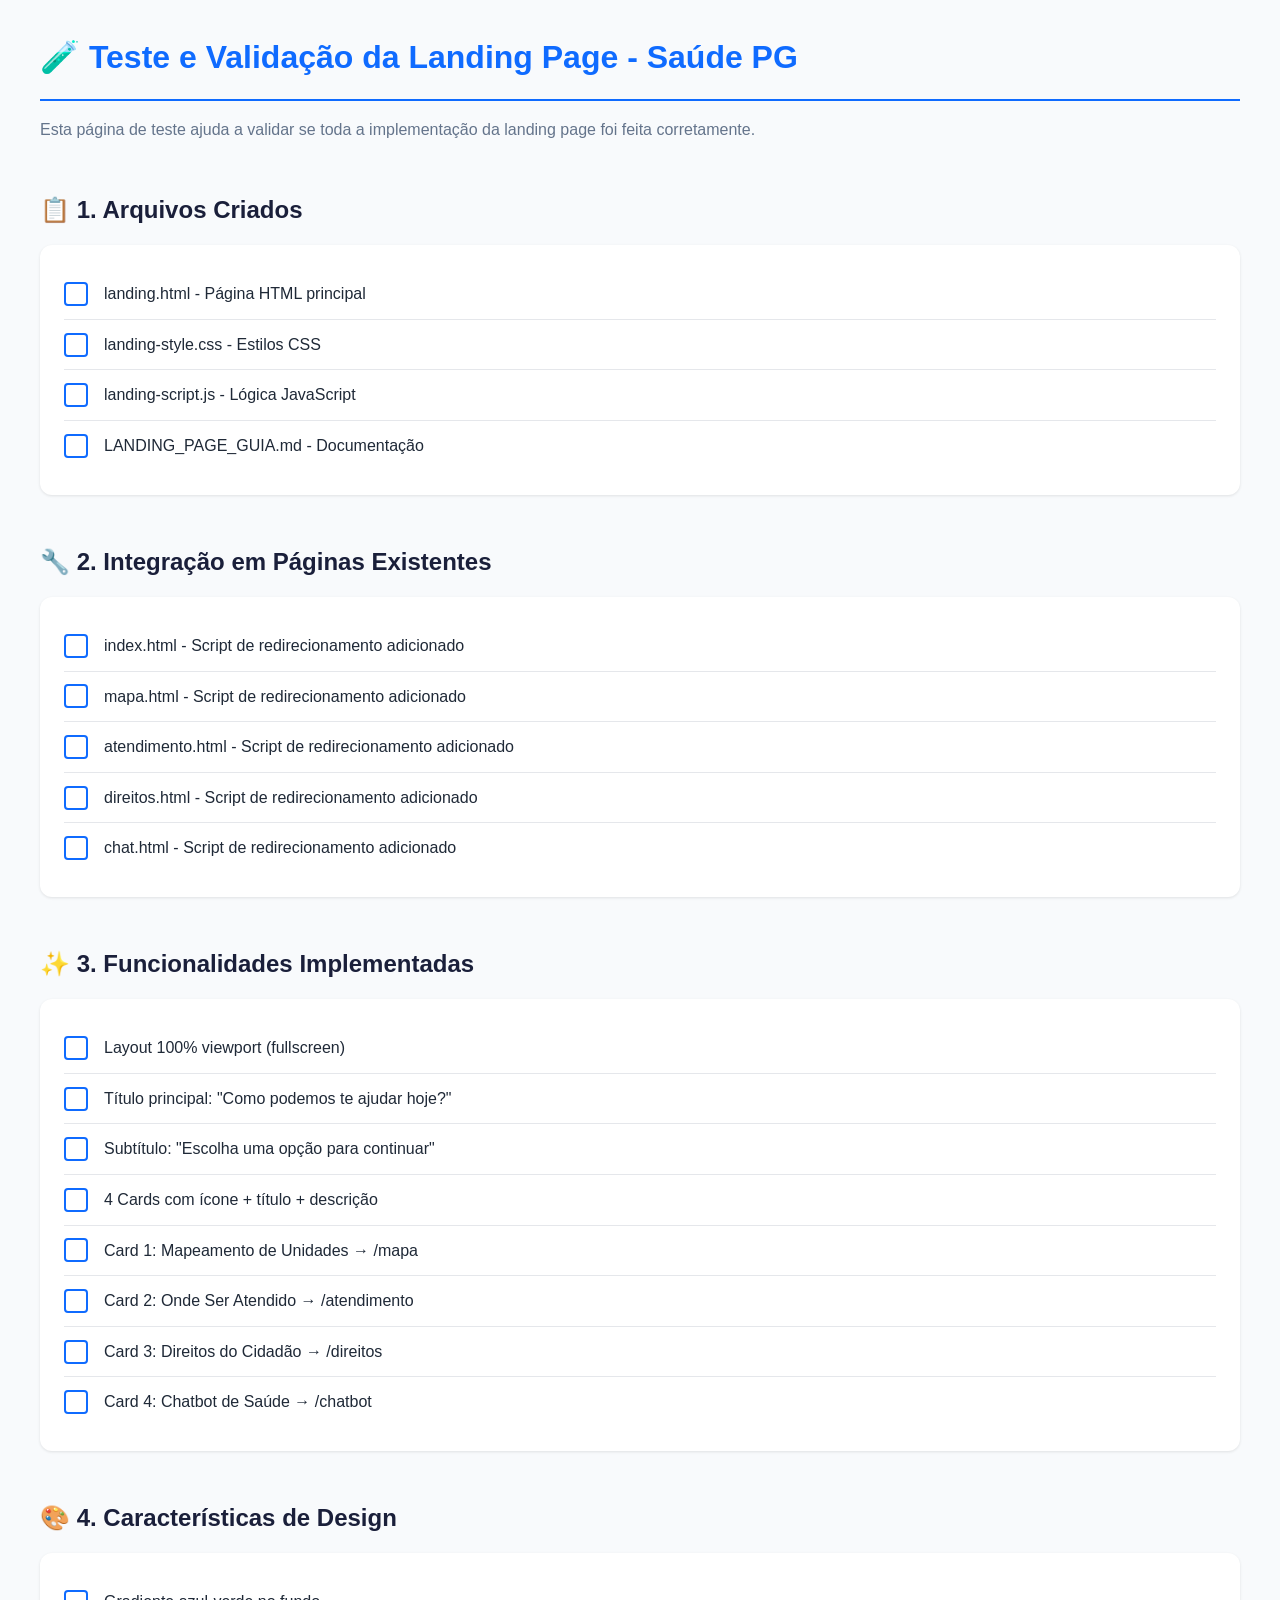
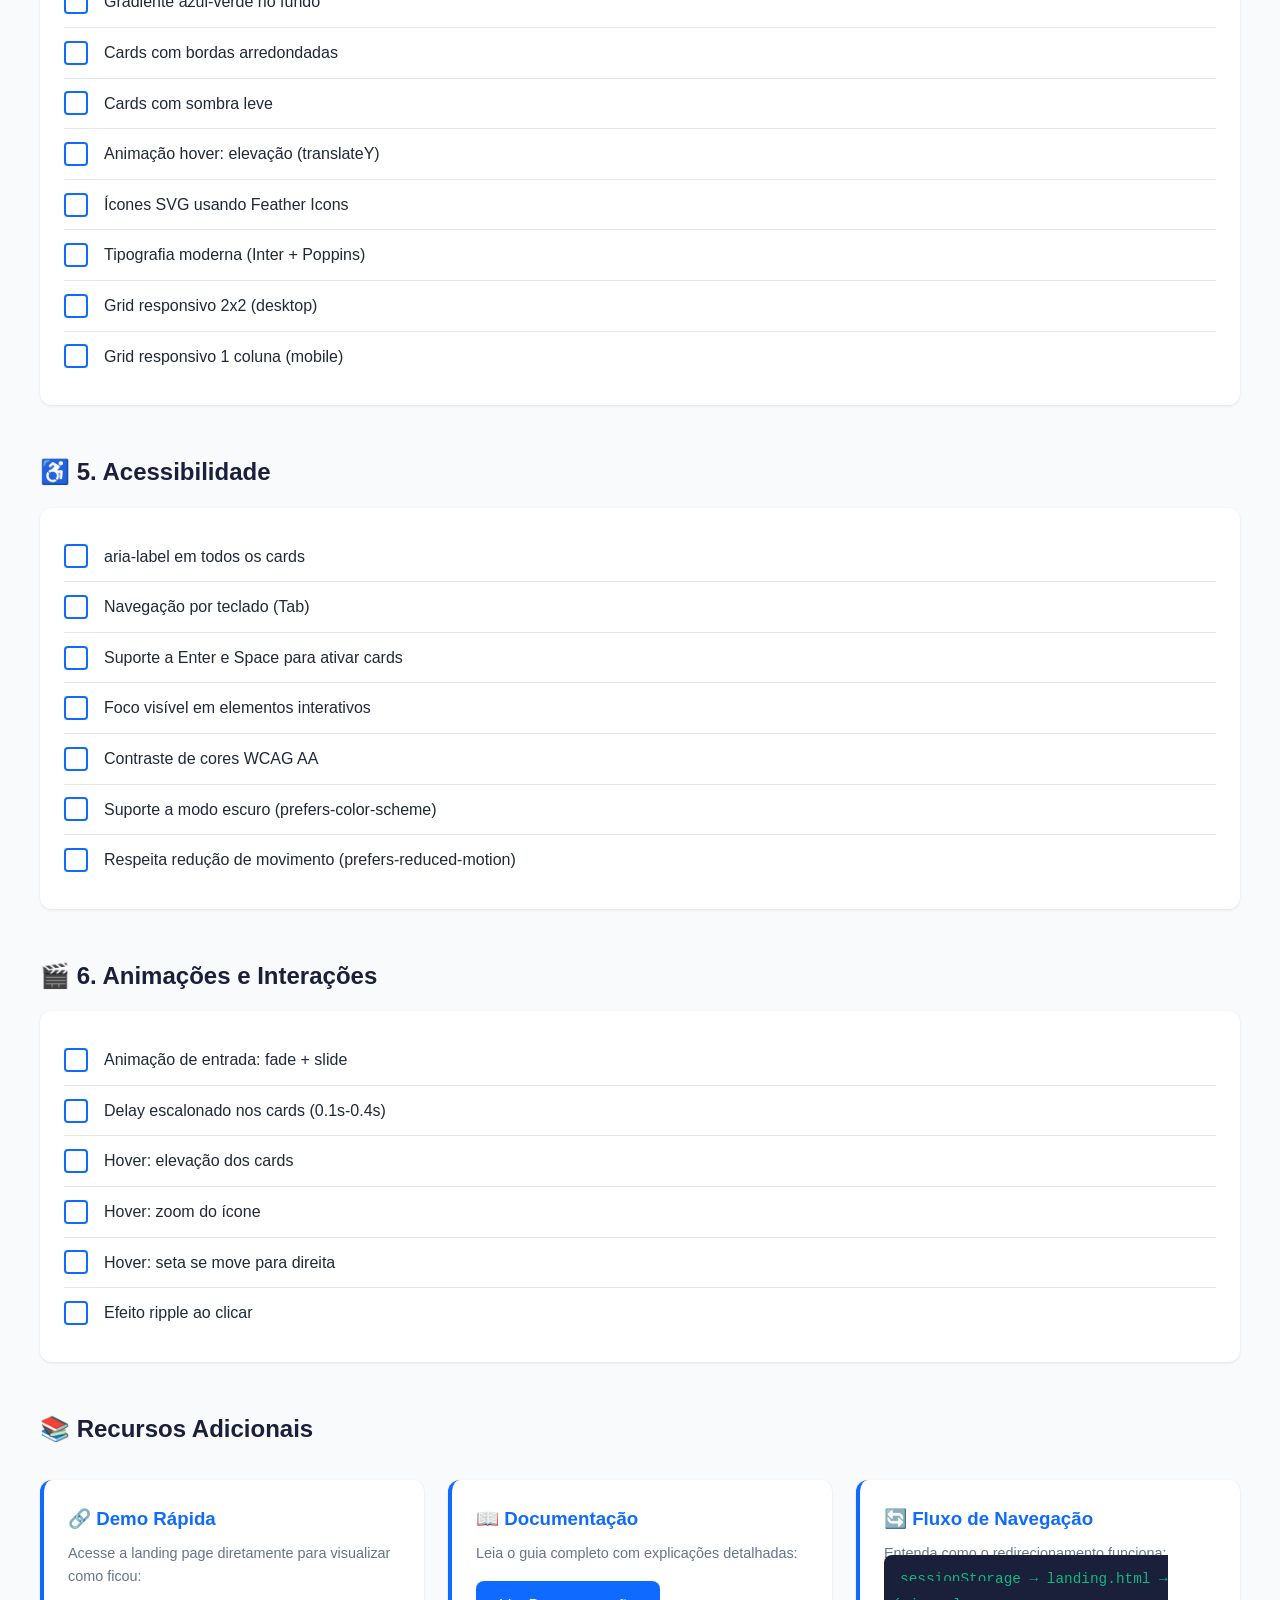
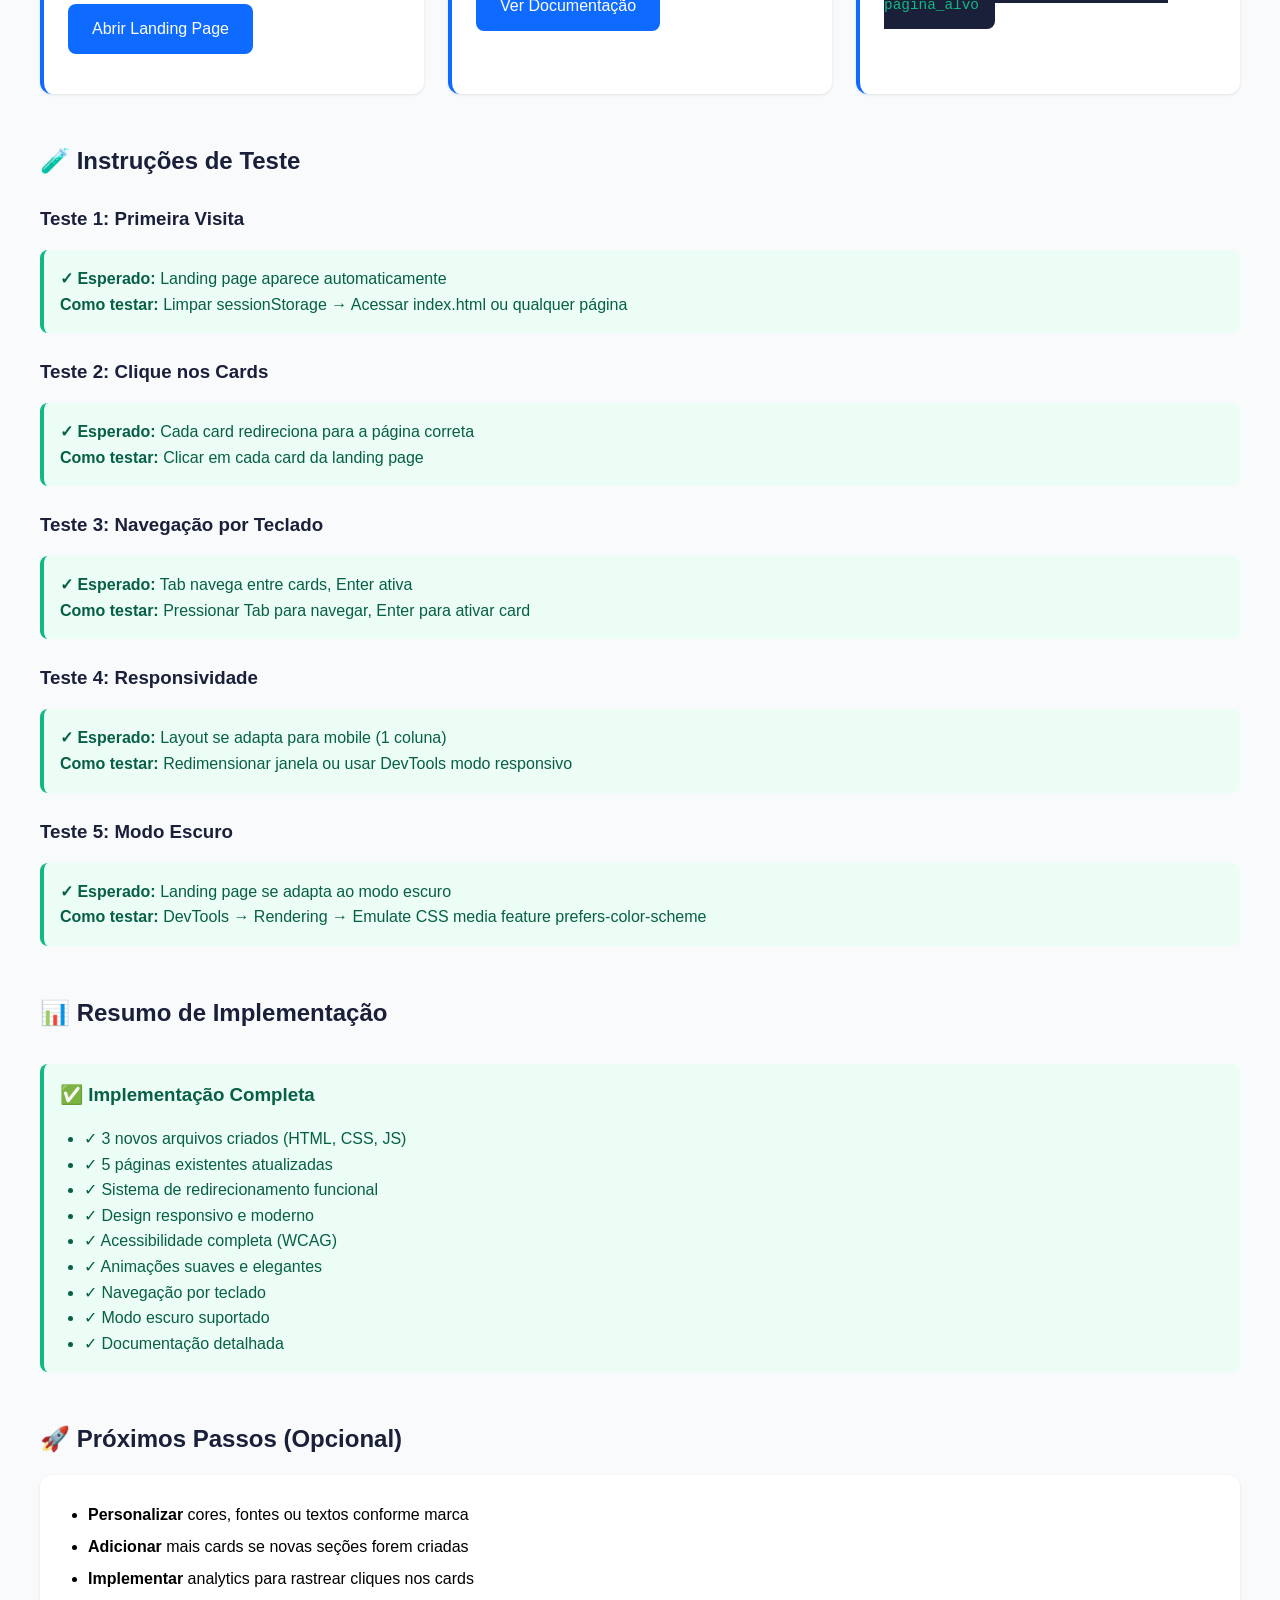
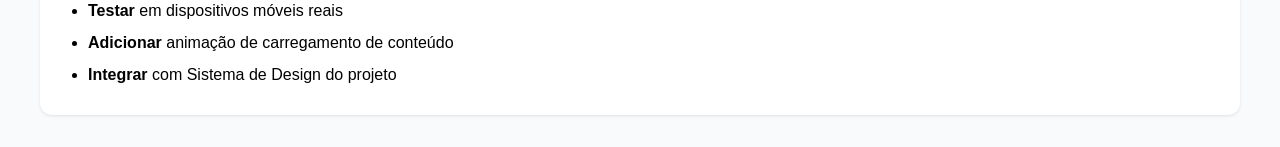
<file: landing-teste.html>
<!DOCTYPE html>
<html lang="pt-BR">
<head>
    <meta charset="UTF-8">
    <meta name="viewport" content="width=device-width, initial-scale=1.0">
    <title>Teste da Landing Page - Saúde PG</title>
    <style>
        * {
            margin: 0;
            padding: 0;
            box-sizing: border-box;
        }
        
        body {
            font-family: 'Inter', Arial, sans-serif;
            background: #f8fafc;
            padding: 2rem;
            line-height: 1.6;
        }
        
        .container {
            max-width: 1200px;
            margin: 0 auto;
        }
        
        h1 {
            color: #0F6BFF;
            margin-bottom: 1rem;
            border-bottom: 2px solid #0F6BFF;
            padding-bottom: 1rem;
        }
        
        h2 {
            color: #1a1f3a;
            margin: 2rem 0 1rem 0;
            margin-top: 3rem;
        }
        
        .checklist {
            background: white;
            padding: 1.5rem;
            border-radius: 0.75rem;
            box-shadow: 0 1px 3px rgba(0, 0, 0, 0.1);
            margin-bottom: 2rem;
        }
        
        .checklist-item {
            display: flex;
            align-items: center;
            padding: 0.75rem 0;
            border-bottom: 1px solid #e5e7eb;
        }
        
        .checklist-item:last-child {
            border-bottom: none;
        }
        
        .checkbox {
            width: 24px;
            height: 24px;
            border: 2px solid #0F6BFF;
            border-radius: 4px;
            margin-right: 1rem;
            display: flex;
            align-items: center;
            justify-content: center;
            cursor: pointer;
            user-select: none;
        }
        
        .checkbox:hover {
            background: #f0f4ff;
        }
        
        .checkbox.checked {
            background: #0F6BFF;
            color: white;
        }
        
        .checkbox.checked::after {
            content: '✓';
            font-weight: bold;
            font-size: 16px;
        }
        
        .label {
            cursor: pointer;
            flex-grow: 1;
            color: #1f2937;
        }
        
        .status-icon {
            margin-left: 0.5rem;
            font-size: 1.2rem;
        }
        
        .demo-link {
            display: inline-block;
            background: #0F6BFF;
            color: white;
            padding: 0.75rem 1.5rem;
            border-radius: 0.5rem;
            text-decoration: none;
            margin: 1rem 0;
            transition: all 0.3s ease;
        }
        
        .demo-link:hover {
            background: #0a4fb5;
            transform: translateY(-2px);
            box-shadow: 0 4px 12px rgba(15, 107, 255, 0.3);
        }
        
        .features {
            display: grid;
            grid-template-columns: repeat(auto-fit, minmax(250px, 1fr));
            gap: 1.5rem;
            margin: 2rem 0;
        }
        
        .feature-card {
            background: white;
            padding: 1.5rem;
            border-radius: 0.75rem;
            box-shadow: 0 1px 3px rgba(0, 0, 0, 0.1);
            border-left: 4px solid #0F6BFF;
        }
        
        .feature-card h3 {
            color: #0F6BFF;
            margin-bottom: 0.5rem;
        }
        
        .feature-card p {
            color: #64748b;
            font-size: 0.9rem;
        }
        
        .code-block {
            background: #1a1f3a;
            color: #10b981;
            padding: 1rem;
            border-radius: 0.5rem;
            overflow-x: auto;
            font-family: 'Courier New', monospace;
            font-size: 0.9rem;
            margin: 1rem 0;
        }
        
        .alert {
            background: #fef3c7;
            border-left: 4px solid #f59e0b;
            padding: 1rem;
            border-radius: 0.5rem;
            margin: 1rem 0;
            color: #92400e;
        }
        
        .success {
            background: #ecfdf5;
            border-left-color: #10b981;
            color: #065f46;
        }
    </style>
</head>
<body>
    <div class="container">
        <h1>🧪 Teste e Validação da Landing Page - Saúde PG</h1>
        
        <p style="color: #64748b; margin-bottom: 2rem;">
            Esta página de teste ajuda a validar se toda a implementação da landing page foi feita corretamente.
        </p>

        <!-- ===== CHECKLIST DE ARQUIVOS ===== -->
        <h2>📋 1. Arquivos Criados</h2>
        <div class="checklist">
            <div class="checklist-item">
                <div class="checkbox" onclick="toggleCheck(this)"></div>
                <label class="label">landing.html - Página HTML principal</label>
            </div>
            <div class="checklist-item">
                <div class="checkbox" onclick="toggleCheck(this)"></div>
                <label class="label">landing-style.css - Estilos CSS</label>
            </div>
            <div class="checklist-item">
                <div class="checkbox" onclick="toggleCheck(this)"></div>
                <label class="label">landing-script.js - Lógica JavaScript</label>
            </div>
            <div class="checklist-item">
                <div class="checkbox" onclick="toggleCheck(this)"></div>
                <label class="label">LANDING_PAGE_GUIA.md - Documentação</label>
            </div>
        </div>

        <!-- ===== CHECKLIST DE INTEGRAÇÃO ===== -->
        <h2>🔧 2. Integração em Páginas Existentes</h2>
        <div class="checklist">
            <div class="checklist-item">
                <div class="checkbox" onclick="toggleCheck(this)"></div>
                <label class="label">index.html - Script de redirecionamento adicionado</label>
            </div>
            <div class="checklist-item">
                <div class="checkbox" onclick="toggleCheck(this)"></div>
                <label class="label">mapa.html - Script de redirecionamento adicionado</label>
            </div>
            <div class="checklist-item">
                <div class="checkbox" onclick="toggleCheck(this)"></div>
                <label class="label">atendimento.html - Script de redirecionamento adicionado</label>
            </div>
            <div class="checklist-item">
                <div class="checkbox" onclick="toggleCheck(this)"></div>
                <label class="label">direitos.html - Script de redirecionamento adicionado</label>
            </div>
            <div class="checklist-item">
                <div class="checkbox" onclick="toggleCheck(this)"></div>
                <label class="label">chat.html - Script de redirecionamento adicionado</label>
            </div>
        </div>

        <!-- ===== CHECKLIST DE FUNCIONALIDADES ===== -->
        <h2>✨ 3. Funcionalidades Implementadas</h2>
        <div class="checklist">
            <div class="checklist-item">
                <div class="checkbox" onclick="toggleCheck(this)"></div>
                <label class="label">Layout 100% viewport (fullscreen)</label>
            </div>
            <div class="checklist-item">
                <div class="checkbox" onclick="toggleCheck(this)"></div>
                <label class="label">Título principal: "Como podemos te ajudar hoje?"</label>
            </div>
            <div class="checklist-item">
                <div class="checkbox" onclick="toggleCheck(this)"></div>
                <label class="label">Subtítulo: "Escolha uma opção para continuar"</label>
            </div>
            <div class="checklist-item">
                <div class="checkbox" onclick="toggleCheck(this)"></div>
                <label class="label">4 Cards com ícone + título + descrição</label>
            </div>
            <div class="checklist-item">
                <div class="checkbox" onclick="toggleCheck(this)"></div>
                <label class="label">Card 1: Mapeamento de Unidades → /mapa</label>
            </div>
            <div class="checklist-item">
                <div class="checkbox" onclick="toggleCheck(this)"></div>
                <label class="label">Card 2: Onde Ser Atendido → /atendimento</label>
            </div>
            <div class="checklist-item">
                <div class="checkbox" onclick="toggleCheck(this)"></div>
                <label class="label">Card 3: Direitos do Cidadão → /direitos</label>
            </div>
            <div class="checklist-item">
                <div class="checkbox" onclick="toggleCheck(this)"></div>
                <label class="label">Card 4: Chatbot de Saúde → /chatbot</label>
            </div>
        </div>

        <!-- ===== CHECKLIST DE DESIGN ===== -->
        <h2>🎨 4. Características de Design</h2>
        <div class="checklist">
            <div class="checklist-item">
                <div class="checkbox" onclick="toggleCheck(this)"></div>
                <label class="label">Gradiente azul-verde no fundo</label>
            </div>
            <div class="checklist-item">
                <div class="checkbox" onclick="toggleCheck(this)"></div>
                <label class="label">Cards com bordas arredondadas</label>
            </div>
            <div class="checklist-item">
                <div class="checkbox" onclick="toggleCheck(this)"></div>
                <label class="label">Cards com sombra leve</label>
            </div>
            <div class="checklist-item">
                <div class="checkbox" onclick="toggleCheck(this)"></div>
                <label class="label">Animação hover: elevação (translateY)</label>
            </div>
            <div class="checklist-item">
                <div class="checkbox" onclick="toggleCheck(this)"></div>
                <label class="label">Ícones SVG usando Feather Icons</label>
            </div>
            <div class="checklist-item">
                <div class="checkbox" onclick="toggleCheck(this)"></div>
                <label class="label">Tipografia moderna (Inter + Poppins)</label>
            </div>
            <div class="checklist-item">
                <div class="checkbox" onclick="toggleCheck(this)"></div>
                <label class="label">Grid responsivo 2x2 (desktop)</label>
            </div>
            <div class="checklist-item">
                <div class="checkbox" onclick="toggleCheck(this)"></div>
                <label class="label">Grid responsivo 1 coluna (mobile)</label>
            </div>
        </div>

        <!-- ===== CHECKLIST DE ACESSIBILIDADE ===== -->
        <h2>♿ 5. Acessibilidade</h2>
        <div class="checklist">
            <div class="checklist-item">
                <div class="checkbox" onclick="toggleCheck(this)"></div>
                <label class="label">aria-label em todos os cards</label>
            </div>
            <div class="checklist-item">
                <div class="checkbox" onclick="toggleCheck(this)"></div>
                <label class="label">Navegação por teclado (Tab)</label>
            </div>
            <div class="checklist-item">
                <div class="checkbox" onclick="toggleCheck(this)"></div>
                <label class="label">Suporte a Enter e Space para ativar cards</label>
            </div>
            <div class="checklist-item">
                <div class="checkbox" onclick="toggleCheck(this)"></div>
                <label class="label">Foco visível em elementos interativos</label>
            </div>
            <div class="checklist-item">
                <div class="checkbox" onclick="toggleCheck(this)"></div>
                <label class="label">Contraste de cores WCAG AA</label>
            </div>
            <div class="checklist-item">
                <div class="checkbox" onclick="toggleCheck(this)"></div>
                <label class="label">Suporte a modo escuro (prefers-color-scheme)</label>
            </div>
            <div class="checklist-item">
                <div class="checkbox" onclick="toggleCheck(this)"></div>
                <label class="label">Respeita redução de movimento (prefers-reduced-motion)</label>
            </div>
        </div>

        <!-- ===== CHECKLIST DE ANIMAÇÕES ===== -->
        <h2>🎬 6. Animações e Interações</h2>
        <div class="checklist">
            <div class="checklist-item">
                <div class="checkbox" onclick="toggleCheck(this)"></div>
                <label class="label">Animação de entrada: fade + slide</label>
            </div>
            <div class="checklist-item">
                <div class="checkbox" onclick="toggleCheck(this)"></div>
                <label class="label">Delay escalonado nos cards (0.1s-0.4s)</label>
            </div>
            <div class="checklist-item">
                <div class="checkbox" onclick="toggleCheck(this)"></div>
                <label class="label">Hover: elevação dos cards</label>
            </div>
            <div class="checklist-item">
                <div class="checkbox" onclick="toggleCheck(this)"></div>
                <label class="label">Hover: zoom do ícone</label>
            </div>
            <div class="checklist-item">
                <div class="checkbox" onclick="toggleCheck(this)"></div>
                <label class="label">Hover: seta se move para direita</label>
            </div>
            <div class="checklist-item">
                <div class="checkbox" onclick="toggleCheck(this)"></div>
                <label class="label">Efeito ripple ao clicar</label>
            </div>
        </div>

        <!-- ===== RECURSOS ===== -->
        <h2>📚 Recursos Adicionais</h2>
        <div class="features">
            <div class="feature-card">
                <h3>🔗 Demo Rápida</h3>
                <p>Acesse a landing page diretamente para visualizar como ficou:</p>
                <a href="landing.html" class="demo-link">Abrir Landing Page</a>
            </div>
            <div class="feature-card">
                <h3>📖 Documentação</h3>
                <p>Leia o guia completo com explicações detalhadas:</p>
                <a href="LANDING_PAGE_GUIA.md" class="demo-link">Ver Documentação</a>
            </div>
            <div class="feature-card">
                <h3>🔄 Fluxo de Navegação</h3>
                <p>Entenda como o redirecionamento funciona:</p>
                <code class="code-block">sessionStorage → landing.html → página_alvo</code>
            </div>
        </div>

        <!-- ===== INSTRUÇÕES DE TESTE ===== -->
        <h2>🧪 Instruções de Teste</h2>
        
        <h3 style="color: #1a1f3a; margin: 1.5rem 0 1rem;">Teste 1: Primeira Visita</h3>
        <div class="alert success">
            <strong>✓ Esperado:</strong> Landing page aparece automaticamente<br>
            <strong>Como testar:</strong> Limpar sessionStorage → Acessar index.html ou qualquer página
        </div>

        <h3 style="color: #1a1f3a; margin: 1.5rem 0 1rem;">Teste 2: Clique nos Cards</h3>
        <div class="alert success">
            <strong>✓ Esperado:</strong> Cada card redireciona para a página correta<br>
            <strong>Como testar:</strong> Clicar em cada card da landing page
        </div>

        <h3 style="color: #1a1f3a; margin: 1.5rem 0 1rem;">Teste 3: Navegação por Teclado</h3>
        <div class="alert success">
            <strong>✓ Esperado:</strong> Tab navega entre cards, Enter ativa<br>
            <strong>Como testar:</strong> Pressionar Tab para navegar, Enter para ativar card
        </div>

        <h3 style="color: #1a1f3a; margin: 1.5rem 0 1rem;">Teste 4: Responsividade</h3>
        <div class="alert success">
            <strong>✓ Esperado:</strong> Layout se adapta para mobile (1 coluna)<br>
            <strong>Como testar:</strong> Redimensionar janela ou usar DevTools modo responsivo
        </div>

        <h3 style="color: #1a1f3a; margin: 1.5rem 0 1rem;">Teste 5: Modo Escuro</h3>
        <div class="alert success">
            <strong>✓ Esperado:</strong> Landing page se adapta ao modo escuro<br>
            <strong>Como testar:</strong> DevTools → Rendering → Emulate CSS media feature prefers-color-scheme
        </div>

        <!-- ===== RESUMO ===== -->
        <h2>📊 Resumo de Implementação</h2>
        <div class="alert success" style="margin: 2rem 0;">
            <h3 style="color: #065f46; margin-bottom: 1rem;">✅ Implementação Completa</h3>
            <ul style="margin-left: 1.5rem;">
                <li>✓ 3 novos arquivos criados (HTML, CSS, JS)</li>
                <li>✓ 5 páginas existentes atualizadas</li>
                <li>✓ Sistema de redirecionamento funcional</li>
                <li>✓ Design responsivo e moderno</li>
                <li>✓ Acessibilidade completa (WCAG)</li>
                <li>✓ Animações suaves e elegantes</li>
                <li>✓ Navegação por teclado</li>
                <li>✓ Modo escuro suportado</li>
                <li>✓ Documentação detalhada</li>
            </ul>
        </div>

        <!-- ===== PRÓXIMOS PASSOS ===== -->
        <h2>🚀 Próximos Passos (Opcional)</h2>
        <div style="background: white; padding: 1.5rem; border-radius: 0.75rem; box-shadow: 0 1px 3px rgba(0, 0, 0, 0.1);">
            <ul style="margin-left: 1.5rem; line-height: 2;">
                <li><strong>Personalizar</strong> cores, fontes ou textos conforme marca</li>
                <li><strong>Adicionar</strong> mais cards se novas seções forem criadas</li>
                <li><strong>Implementar</strong> analytics para rastrear cliques nos cards</li>
                <li><strong>Testar</strong> em dispositivos móveis reais</li>
                <li><strong>Adicionar</strong> animação de carregamento de conteúdo</li>
                <li><strong>Integrar</strong> com Sistema de Design do projeto</li>
            </ul>
        </div>

    </div>

    <script>
        function toggleCheck(element) {
            element.classList.toggle('checked');
        }
    </script>
</body>
</html>
</file>
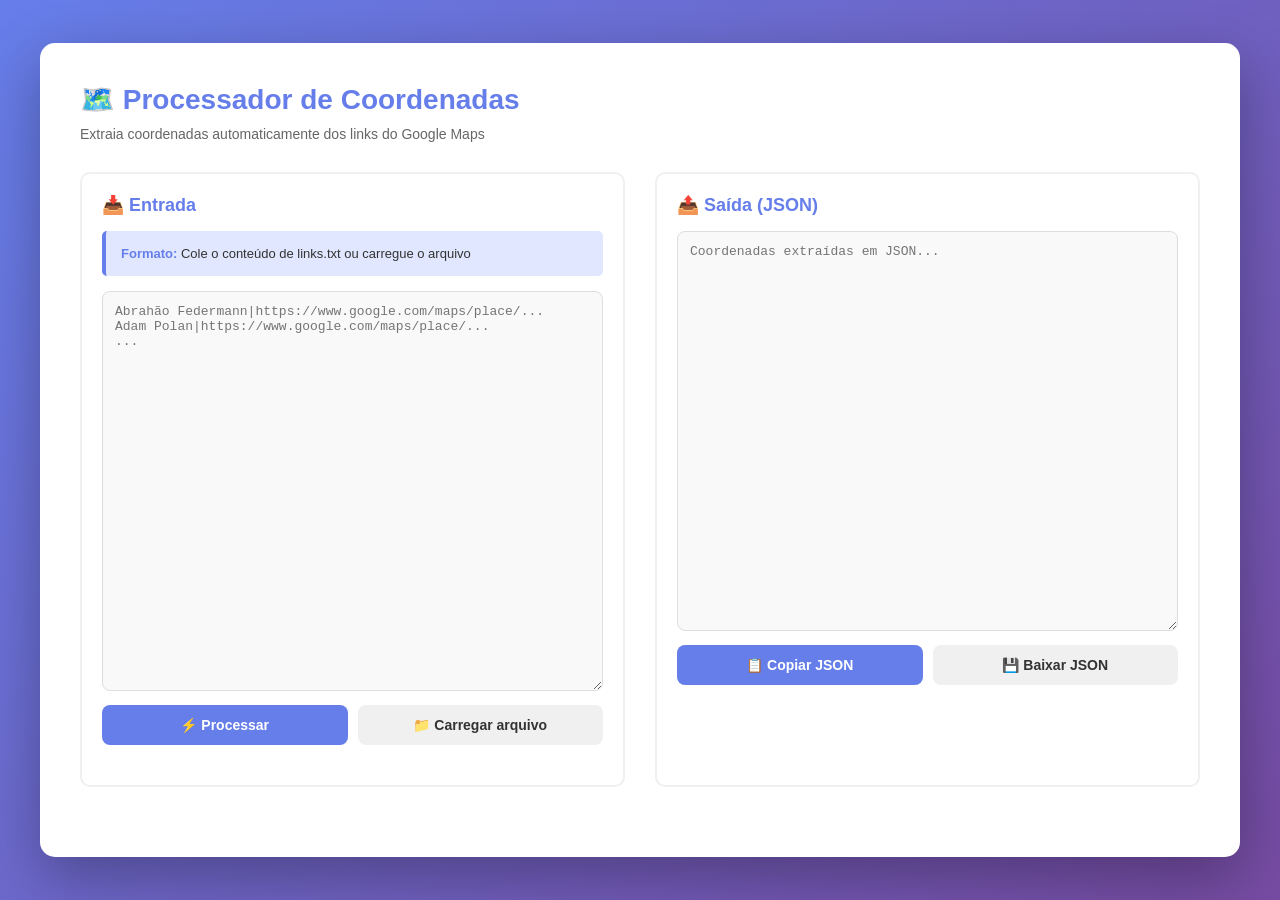
<file: processar-links.html>
<!DOCTYPE html>
<html lang="pt-BR">
<head>
    <meta charset="UTF-8">
    <meta name="viewport" content="width=device-width, initial-scale=1.0">
    <title>Processador de Links - Google Maps para Coordenadas</title>
    <style>
        * {
            margin: 0;
            padding: 0;
            box-sizing: border-box;
        }

        body {
            font-family: 'Segoe UI', Tahoma, Geneva, Verdana, sans-serif;
            background: linear-gradient(135deg, #667eea 0%, #764ba2 100%);
            min-height: 100vh;
            padding: 20px;
            display: flex;
            justify-content: center;
            align-items: center;
        }

        .container {
            background: white;
            border-radius: 15px;
            box-shadow: 0 20px 60px rgba(0, 0, 0, 0.3);
            max-width: 1200px;
            width: 100%;
            padding: 40px;
        }

        h1 {
            color: #667eea;
            margin-bottom: 10px;
            font-size: 28px;
        }

        .subtitle {
            color: #666;
            margin-bottom: 30px;
            font-size: 14px;
        }

        .sections {
            display: grid;
            grid-template-columns: 1fr 1fr;
            gap: 30px;
            margin-bottom: 30px;
        }

        .section {
            border: 2px solid #f0f0f0;
            border-radius: 10px;
            padding: 20px;
        }

        .section h2 {
            color: #667eea;
            font-size: 18px;
            margin-bottom: 15px;
            display: flex;
            align-items: center;
            gap: 10px;
        }

        textarea, input {
            width: 100%;
            padding: 12px;
            border: 1px solid #ddd;
            border-radius: 8px;
            font-family: 'Courier New', monospace;
            font-size: 13px;
            resize: vertical;
            margin-bottom: 10px;
        }

        textarea {
            height: 400px;
            background: #f9f9f9;
        }

        input[type="file"] {
            padding: 8px;
        }

        .buttons {
            display: flex;
            gap: 10px;
            margin-bottom: 20px;
        }

        button {
            flex: 1;
            padding: 12px;
            border: none;
            border-radius: 8px;
            font-size: 14px;
            font-weight: 600;
            cursor: pointer;
            transition: all 0.3s ease;
        }

        .btn-primary {
            background: #667eea;
            color: white;
        }

        .btn-primary:hover {
            background: #5568d3;
            transform: translateY(-2px);
            box-shadow: 0 5px 15px rgba(102, 126, 234, 0.4);
        }

        .btn-secondary {
            background: #f0f0f0;
            color: #333;
        }

        .btn-secondary:hover {
            background: #e0e0e0;
        }

        .btn-success {
            background: #10b981;
            color: white;
        }

        .btn-success:hover {
            background: #059669;
        }

        .results {
            border: 2px solid #f0f0f0;
            border-radius: 10px;
            padding: 20px;
            background: #f9f9f9;
        }

        .results h2 {
            color: #667eea;
            margin-bottom: 15px;
        }

        .result-item {
            background: white;
            padding: 10px;
            margin-bottom: 8px;
            border-radius: 5px;
            border-left: 4px solid #10b981;
            font-family: 'Courier New', monospace;
            font-size: 12px;
        }

        .result-item.error {
            border-left-color: #ef4444;
        }

        .result-item.error::before {
            content: "❌ ";
            color: #ef4444;
        }

        .result-item.success::before {
            content: "✅ ";
            color: #10b981;
        }

        .summary {
            background: white;
            padding: 15px;
            border-radius: 8px;
            margin-top: 15px;
            font-weight: 600;
            color: #333;
        }

        .info-box {
            background: #e0e7ff;
            border-left: 4px solid #667eea;
            padding: 15px;
            border-radius: 5px;
            margin-bottom: 15px;
            font-size: 13px;
            color: #333;
        }

        .info-box strong {
            color: #667eea;
        }

        @media (max-width: 768px) {
            .sections {
                grid-template-columns: 1fr;
            }

            .container {
                padding: 20px;
            }

            h1 {
                font-size: 22px;
            }
        }
    </style>
</head>
<body>
    <div class="container">
        <h1>🗺️ Processador de Coordenadas</h1>
        <p class="subtitle">Extraia coordenadas automaticamente dos links do Google Maps</p>

        <div class="sections">

            <div class="section">
                <h2>📥 Entrada</h2>
                <div class="info-box">
                    <strong>Formato:</strong> Cole o conteúdo de links.txt ou carregue o arquivo
                </div>
                <textarea id="inputLinks" placeholder="Abrahão Federmann|https://www.google.com/maps/place/...
Adam Polan|https://www.google.com/maps/place/...
..."></textarea>
                <div class="buttons">
                    <button class="btn-primary" onclick="processarLinks()">⚡ Processar</button>
                    <button class="btn-secondary" onclick="document.getElementById('fileInput').click()">📁 Carregar arquivo</button>
                    <input type="file" id="fileInput" accept=".txt" style="display:none;" onchange="carregarArquivo(event)">
                </div>
            </div>


            <div class="section">
                <h2>📤 Saída (JSON)</h2>
                <textarea id="outputJSON" readonly placeholder="Coordenadas extraídas em JSON..."></textarea>
                <div class="buttons">
                    <button class="btn-primary" onclick="copiarJSON()">📋 Copiar JSON</button>
                    <button class="btn-secondary" onclick="downloadJSON()">💾 Baixar JSON</button>
                </div>
            </div>
        </div>


        <div class="results" id="resultsDiv" style="display: none;">
            <h2>📊 Resultados</h2>
            <div id="resultsList"></div>
            <div class="summary" id="summary"></div>
            <button class="btn-success" onclick="atualizarMapaJS()">🚀 Atualizar mapa.js</button>
        </div>
    </div>

    <script>
        let coordenadas = [];

        function carregarArquivo(event) {
            const file = event.target.files[0];
            if (!file) return;

            const reader = new FileReader();
            reader.onload = function(e) {
                document.getElementById('inputLinks').value = e.target.result;
            };
            reader.readAsText(file);
        }

        function processarLinks() {
            const input = document.getElementById('inputLinks').value.trim();
            if (!input) {
                alert('Cole o conteúdo do links.txt primeiro!');
                return;
            }

            coordenadas = [];
            const linhas = input.split('\n');
            let resultsList = '';
            let sucessos = 0;
            let erros = 0;

            console.log(`Processando ${linhas.length} linhas...`);

            for (const linha of linhas) {
                if (!linha.trim() || !linha.includes('|')) continue;

                const [nome, url] = linha.split('|').map(s => s.trim());

                if (!nome || !url || !url.startsWith('http')) {
                    resultsList += `<div class="result-item error">${nome || 'Linha inválida'}: URL ausente</div>`;
                    erros++;
                    continue;
                }


                const match = url.match(/@(-?\d+\.\d+),(-?\d+\.\d+)/);

                if (match) {
                    const lat = parseFloat(match[1]);
                    const lng = parseFloat(match[2]);

                    coordenadas.push({
                        nome: nome,
                        lat: lat,
                        lng: lng
                    });

                    resultsList += `<div class="result-item success">${nome}: ${lat.toFixed(6)}, ${lng.toFixed(6)}</div>`;
                    sucessos++;
                } else {
                    resultsList += `<div class="result-item error">${nome}: Coordenadas não encontradas</div>`;
                    erros++;
                }
            }


            document.getElementById('resultsList').innerHTML = resultsList;
            document.getElementById('summary').innerHTML = `
                ✅ Extraídas: ${sucessos} | ❌ Erros: ${erros} | Total: ${linhas.length}
            `;
            document.getElementById('resultsDiv').style.display = 'block';


            document.getElementById('outputJSON').value = JSON.stringify(coordenadas, null, 2);
        }

        function copiarJSON() {
            const json = document.getElementById('outputJSON').value;
            navigator.clipboard.writeText(json).then(() => {
                alert('✅ JSON copiado para a área de transferência!');
            });
        }

        function downloadJSON() {
            const json = document.getElementById('outputJSON').value;
            const blob = new Blob([json], { type: 'application/json' });
            const url = URL.createObjectURL(blob);
            const a = document.createElement('a');
            a.href = url;
            a.download = 'coordenadas.json';
            a.click();
        }

        function atualizarMapaJS() {
            if (coordenadas.length === 0) {
                alert('❌ Nenhuma coordenada extraída!');
                return;
            }


            alert(`✅ ${coordenadas.length} coordenadas extraídas!\n\n📝 Próximo passo:\n1. Abra o arquivo js/mapa.js\n2. Use Ctrl+H (Find and Replace)\n3. Cole o JSON extraído para atualizar cada unidade\n\nOu você pode fornecer as coordenadas para eu atualizar o arquivo automaticamente.`);
        }
    </script>
</body>
</html>
</file>
